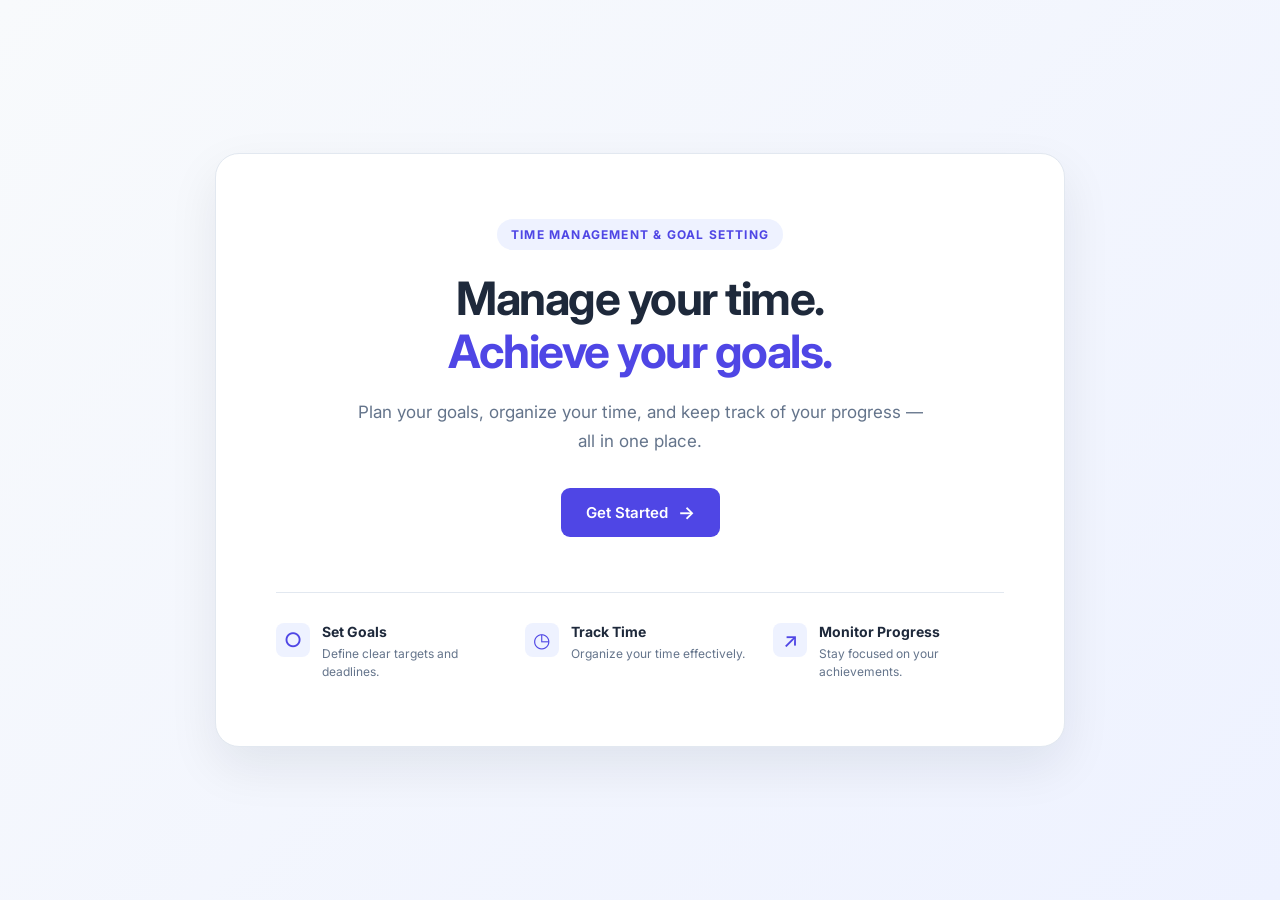
<file: frontend/html/index.html>
<!DOCTYPE html>
<html lang="en">

<head>
    <meta charset="UTF-8">
    <meta name="viewport" content="width=device-width, initial-scale=1.0">

    <title>Time Management & Goal Setting</title>

    <link rel="preconnect" href="https://fonts.googleapis.com">
    <link rel="preconnect" href="https://fonts.gstatic.com" crossorigin>

    <link href="https://fonts.googleapis.com/css2?family=Inter:wght@400;500;600;700&display=swap" rel="stylesheet">

    <link rel="stylesheet" href="../css/style.css">
</head>

<body class="home-page">

    <main class="home-container">

        <div class="home-badge">
            TIME MANAGEMENT & GOAL SETTING
        </div>

        <h1>
            Manage your time.<br>
            <span>Achieve your goals.</span>
        </h1>

        <p class="home-description">
            Plan your goals, organize your time, and keep track
            of your progress — all in one place.
        </p>

        <a href="login.html" class="login-button">
            Get Started <span>→</span>
        </a>

        <div class="home-features">

            <div class="feature">
                <div class="feature-symbol">○</div>

                <div>
                    <h3>Set Goals</h3>
                    <p>Define clear targets and deadlines.</p>
                </div>
            </div>

            <div class="feature">
                <div class="feature-symbol">◷</div>

                <div>
                    <h3>Track Time</h3>
                    <p>Organize your time effectively.</p>
                </div>
            </div>

            <div class="feature">
                <div class="feature-symbol">↗</div>

                <div>
                    <h3>Monitor Progress</h3>
                    <p>Stay focused on your achievements.</p>
                </div>
            </div>

        </div>

    </main>

</body>

</html>
</file>
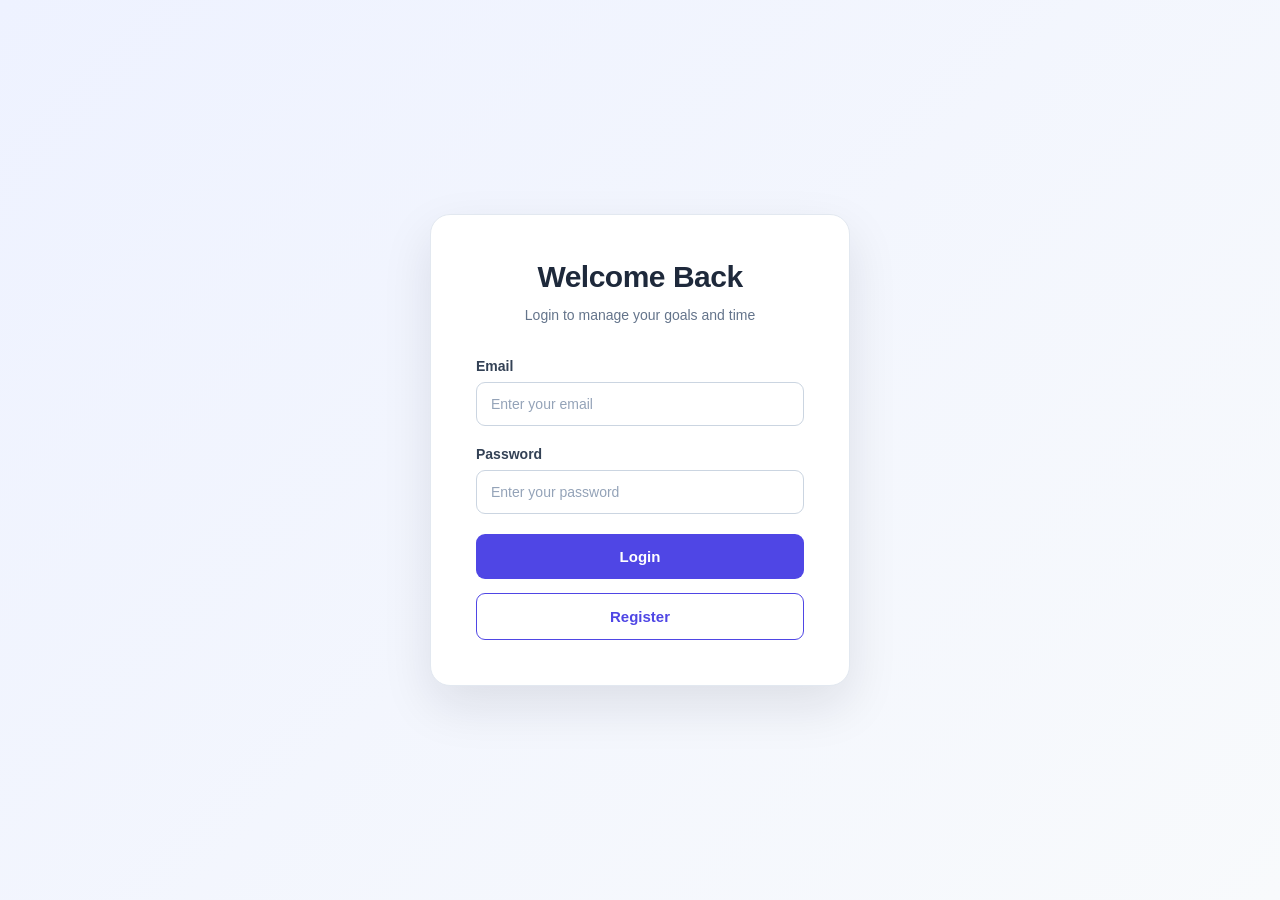
<file: frontend/html/dashboard.html>
<!DOCTYPE html>
<html lang="en">

<head>
    <meta charset="UTF-8">
    <meta name="viewport" content="width=device-width, initial-scale=1.0">

    <title>Dashboard | Time Management Tool</title>

    <link rel="stylesheet" href="../css/dashboard.css">
</head>

<body>

    <div class="dashboard-container">

        <!-- SIDEBAR -->
        <aside class="sidebar">

            <h2>Time Management Tool</h2>

            <nav>
                <ul>

                    <li>
                        <a href="dashboard.html">Dashboard</a>
                    </li>

                    <li>
                        <a href="goals.html">My Goals</a>
                    </li>

                    <li>
                        <a href="time-tracking.html">Time Tracking</a>
                    </li>

                    <li>
                        <a href="progress.html">Progress</a>
                    </li>

                    <li>
                        <a href="profile.html">Profile</a>
                    </li>

                    <li>
                        <a href="#" id="logoutBtn">Logout</a>
                    </li>

                </ul>
            </nav>

        </aside>


        <!-- MAIN CONTENT -->
        <main class="main-content">

            <!-- HEADER -->
            <header class="dashboard-header">

                <div>
                    <h1>Dashboard</h1>
                    <p id="welcomeMessage">Welcome back!</p>
                </div>

                <div>
                    <p id="todayDate"></p>
                </div>

            </header>


            <!-- WELCOME -->
            <section class="welcome-section">

                <h2>Stay focused and achieve your goals.</h2>

                <p>
                    Manage your goals, track your time, and monitor
                    your progress from one place.
                </p>

            </section>


            <!-- SUMMARY -->
            <section class="summary-section">

                <h2>Overview</h2>

                <div class="summary-cards">

                    <div class="summary-card">
                        <h3>Total Goals</h3>
                        <p id="totalGoals">0</p>
                        <span>Goals created</span>
                    </div>

                    <div class="summary-card">
                        <h3>Completed</h3>
                        <p id="completedGoals">0</p>
                        <span>Goals completed</span>
                    </div>

                    <div class="summary-card">
                        <h3>Time Tracked</h3>
                        <p id="totalTime">0 hrs</p>
                        <span>Total time</span>
                    </div>

                    <div class="summary-card">
                        <h3>Progress</h3>
                        <p id="overallProgress">0%</p>
                        <span>Overall progress</span>
                    </div>

                </div>

            </section>


            <!-- QUICK ACTIONS -->
            <section class="quick-actions">

                <h2>Quick Actions</h2>

                <div class="quick-action-buttons">

                    <button type="button" id="addGoalBtn">
                        + Add Goal
                    </button>

                    <button type="button" id="logTimeBtn">
                        + Log Time
                    </button>

                    <button type="button" id="viewProgressBtn">
                        View Progress
                    </button>

                </div>

            </section>


            <!-- ADD GOAL FORM -->
            <section id="goalFormSection" class="form-section" hidden>

                <h2>Add New Goal</h2>

                <form id="goalForm">

                    <div>
                        <label for="goalName">Goal Name</label>
                        <input type="text" id="goalName" required placeholder="Enter goal name">
                    </div>

                    <div>
                        <label for="goalDescription">Description</label>
                        <textarea id="goalDescription" placeholder="Enter description"></textarea>
                    </div>

                    <div>
                        <label for="goalTarget">Target</label>
                        <input type="number" id="goalTarget" step="0.01" required placeholder="Enter target">
                    </div>

                    <div>
                        <label for="goalDeadline">Deadline</label>
                        <input type="date" id="goalDeadline" required>
                    </div>

                    <button type="submit">
                        Create Goal
                    </button>

                    <button type="button" id="cancelGoalBtn">
                        Cancel
                    </button>

                </form>

            </section>


            <!-- LOG TIME FORM -->
            <section id="timeFormSection" class="form-section" hidden>

                <h2>Log Time</h2>

                <form id="timeForm">

                    <div>
                        <label for="timeGoal">Goal</label>

                        <select id="timeGoal" required>
                            <option value="">Select Goal</option>
                        </select>

                    </div>

                    <div>
                        <label for="startTime">Start Time</label>

                        <input type="datetime-local" id="startTime" required>
                    </div>

                    <div>
                        <label for="endTime">End Time</label>

                        <input type="datetime-local" id="endTime" required>
                    </div>

                    <button type="submit">
                        Save Time
                    </button>

                    <button type="button" id="cancelTimeBtn">
                        Cancel
                    </button>

                </form>

            </section>


            <!-- MY GOALS -->
            <section class="goals-section">

                <div class="section-header">

                    <h2>My Goals</h2>

                    <button type="button" id="addGoalBtn2">
                        + Add Goal
                    </button>

                </div>

                <table>

                    <thead>

                        <tr>
                            <th>Goal</th>
                            <th>Target</th>
                            <th>Deadline</th>
                            <th>Progress</th>
                            <th>Status</th>
                        </tr>

                    </thead>

                    <tbody id="goalsTableBody">

                    </tbody>

                </table>

            </section>


            <!-- TIME TRACKING -->
            <section class="time-section">

                <div class="section-header">

                    <h2>Recent Time Logs</h2>

                    <button type="button" id="logTimeBtn2">
                        + Log Time
                    </button>

                </div>

                <table>

                    <thead>

                        <tr>
                            <th>Goal</th>
                            <th>Date</th>
                            <th>Start Time</th>
                            <th>End Time</th>
                            <th>Duration</th>
                        </tr>

                    </thead>

                    <tbody id="timeTableBody">

                    </tbody>

                </table>

            </section>


            <!-- PROGRESS -->
            <section class="progress-section">

                <div class="section-header">

                    <h2>Goal Progress</h2>

                    <button type="button" id="updateProgressBtn">
                        Update Progress
                    </button>

                </div>

                <div id="progressContainer"></div>

            </section>


            <!-- UPCOMING DEADLINES -->
            <section class="deadlines-section">

                <h2>Upcoming Deadlines</h2>

                <div id="deadlinesContainer">
                </div>

            </section>


            <!-- RECENT ACTIVITY -->
            <section class="activity-section">

                <h2>Recent Activity</h2>

                <ul id="activityList">
                </ul>

            </section>

        </main>

    </div>


    <script src="../js/dashboard.js"></script>

</body>

</html>
</file>
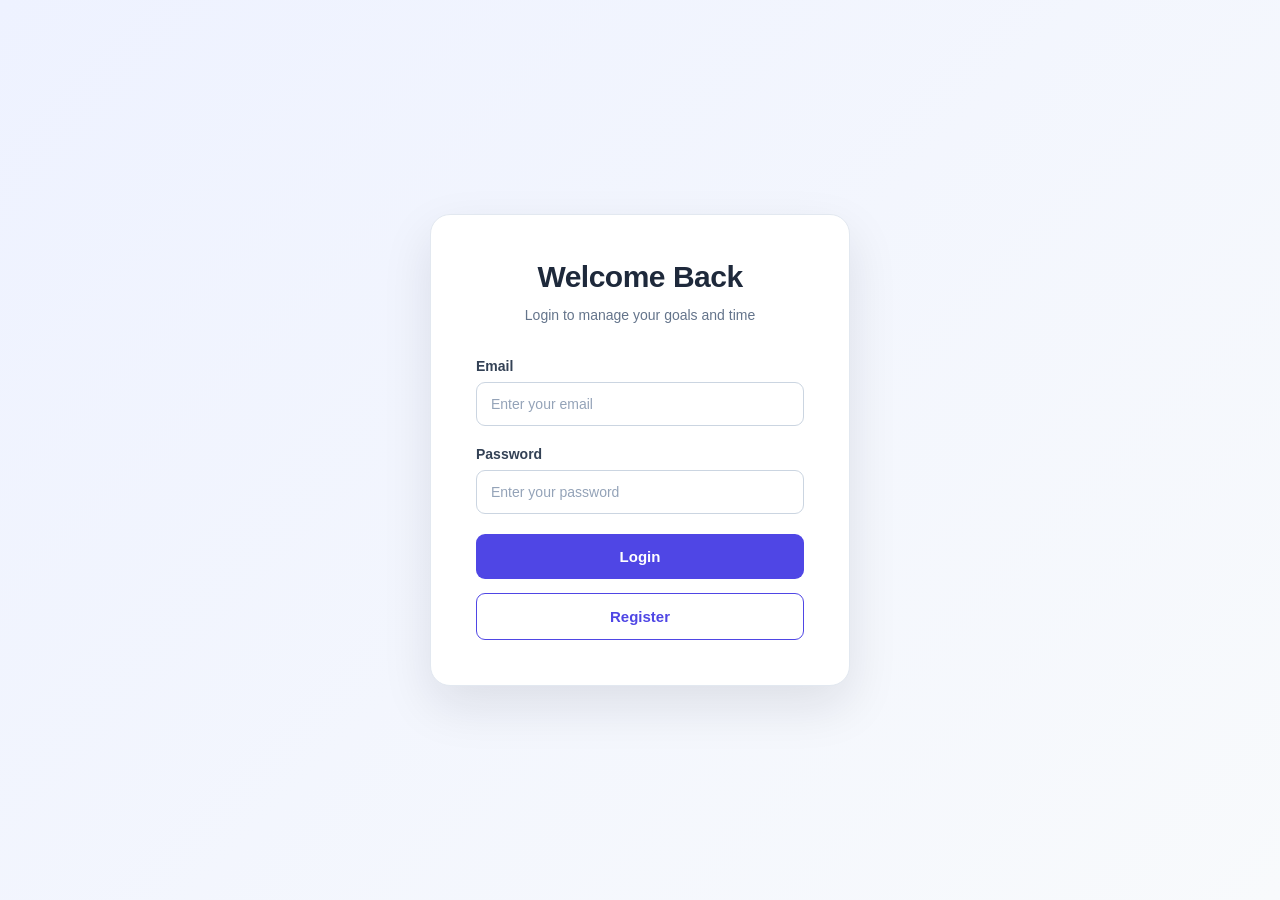
<file: frontend/html/goals.html>
<!DOCTYPE html>
<html lang="en">

<head>
    <meta charset="UTF-8">
    <meta name="viewport" content="width=device-width, initial-scale=1.0">

    <title>My Goals | TimeTrack</title>

    <link rel="stylesheet" href="https://cdnjs.cloudflare.com/ajax/libs/font-awesome/6.5.2/css/all.min.css">

    <link rel="stylesheet" href="../css/goals.css">
</head>

<body>

    <div class="app">

        <!-- ================= SIDEBAR ================= -->
        <aside class="sidebar">

            <div class="brand">
                <div class="brand-icon">
                    <i class="fa-solid fa-clock"></i>
                </div>

                <div>
                    <h2>TimeTrack</h2>
                    <span>Goal & Time Manager</span>
                </div>
            </div>

            <div class="menu-title">MAIN MENU</div>

            <nav class="navigation">

                <a href="dashboard.html" class="nav-item">
                    <i class="fa-solid fa-grid-2"></i>
                    <span>Dashboard</span>
                </a>

                <a href="goals.html" class="nav-item active">
                    <i class="fa-solid fa-bullseye"></i>
                    <span>My Goals</span>
                </a>

                <a href="time-tracking.html" class="nav-item">
                    <i class="fa-solid fa-stopwatch"></i>
                    <span>Time Tracking</span>
                </a>

                <a href="progress.html" class="nav-item">
                    <i class="fa-solid fa-chart-line"></i>
                    <span>Progress</span>
                </a>

                <a href="profile.html" class="nav-item">
                    <i class="fa-solid fa-user"></i>
                    <span>Profile</span>
                </a>

            </nav>

            <div class="sidebar-bottom">

                <a href="index.html" class="nav-item logout">
                    <i class="fa-solid fa-right-from-bracket"></i>
                    <span>Logout</span>
                </a>

            </div>

        </aside>


        <!-- ================= MAIN ================= -->
        <main class="main-content">

            <!-- HEADER -->
            <header class="top-header">

                <div>
                    <h1>My Goals</h1>
                    <p>Set clear goals and stay focused on what matters.</p>
                </div>

                <div class="header-right">

                    <button class="notification">
                        <i class="fa-regular fa-bell"></i>
                        <span></span>
                    </button>

                    <div class="profile-mini">
                        <div class="avatar">P</div>

                        <div>
                            <strong>Palak</strong>
                            <small>User</small>
                        </div>
                    </div>

                </div>

            </header>


            <!-- ================= STATS ================= -->
            <section class="stats-grid">

                <div class="stat-card">
                    <div class="stat-icon purple">
                        <i class="fa-solid fa-bullseye"></i>
                    </div>

                    <div>
                        <span>Total Goals</span>
                        <h3>08</h3>
                    </div>
                </div>


                <div class="stat-card">
                    <div class="stat-icon blue">
                        <i class="fa-solid fa-spinner"></i>
                    </div>

                    <div>
                        <span>Active Goals</span>
                        <h3>04</h3>
                    </div>
                </div>


                <div class="stat-card">
                    <div class="stat-icon green">
                        <i class="fa-solid fa-circle-check"></i>
                    </div>

                    <div>
                        <span>Completed</span>
                        <h3>03</h3>
                    </div>
                </div>


                <div class="stat-card">
                    <div class="stat-icon orange">
                        <i class="fa-solid fa-calendar-day"></i>
                    </div>

                    <div>
                        <span>Due Soon</span>
                        <h3>02</h3>
                    </div>
                </div>

            </section>


            <!-- ================= MAIN GRID ================= -->
            <section class="goal-layout">

                <!-- CREATE GOAL -->
                <div class="card create-card">

                    <div class="card-heading">
                        <div>
                            <h2>Create New Goal</h2>
                            <p>Define a goal and start working towards it.</p>
                        </div>

                        <i class="fa-solid fa-plus"></i>
                    </div>


                    <form id="createGoalForm">

                        <div class="form-group">
                            <label>Goal Name</label>
                            <input type="text" id="goalName" name="goalName" placeholder="e.g. Complete Java Project"
                                required>
                        </div>


                        <div class="form-group">
                            <label>Description</label>

                            <textarea id="description" name="description" rows="3" placeholder="Describe your goal..."
                                required></textarea>
                        </div>


                        <div class="form-row">

                            <div class="form-group">
                                <label>Goal Type</label>

                                <select>
                                    <option>Academic</option>
                                    <option>Personal</option>
                                    <option>Fitness</option>
                                    <option>Career</option>
                                    <option>Other</option>
                                </select>
                            </div>


                            <div class="form-group">
                                <label>Priority</label>

                                <select>
                                    <option>High</option>
                                    <option>Medium</option>
                                    <option>Low</option>
                                </select>
                            </div>

                        </div>


                        <div class="form-row">

                            <div class="form-group">
                                <label>Target</label>

                                <input type="number" id="target" name="target" min="0" step="any" placeholder="e.g. 100"
                                    required>
                            </div>


                            <div class="form-group">
                                <label>Deadline</label>

                                <input type="date" id="deadline" name="deadline" required>
                            </div>

                        </div>


                        <div class="form-group">
                            <label>Expected Time</label>

                            <input type="text" placeholder="e.g. 20 hours">
                        </div>


                        <button type="submit" class="create-btn">
                            <i class="fa-solid fa-plus"></i>
                            Create Goal
                        </button>

                    </form>

                </div>


                <!-- TIPS -->
                <div class="card tips-card">

                    <div class="card-heading">
                        <div>
                            <h2>Goal Planning</h2>
                            <p>Small improvements lead to bigger results.</p>
                        </div>
                    </div>


                    <div class="tip-list">

                        <div class="tip">
                            <div class="tip-icon">
                                <i class="fa-solid fa-bullseye"></i>
                            </div>

                            <div>
                                <strong>Be Specific</strong>
                                <p>
                                    Define exactly what you want to accomplish.
                                </p>
                            </div>
                        </div>


                        <div class="tip">
                            <div class="tip-icon">
                                <i class="fa-solid fa-calendar-check"></i>
                            </div>

                            <div>
                                <strong>Set a Deadline</strong>
                                <p>
                                    Give every goal a realistic completion date.
                                </p>
                            </div>
                        </div>


                        <div class="tip">
                            <div class="tip-icon">
                                <i class="fa-solid fa-chart-line"></i>
                            </div>

                            <div>
                                <strong>Track Progress</strong>
                                <p>
                                    Review your progress regularly and stay consistent.
                                </p>
                            </div>
                        </div>

                    </div>

                </div>

            </section>


            <!-- ================= GOALS TABLE ================= -->
            <section class="card goals-section">

                <div class="section-header">

                    <div>
                        <h2>Current Goals</h2>
                        <p>Track and manage your active goals.</p>
                    </div>

                    <button class="view-btn">
                        View All
                        <i class="fa-solid fa-arrow-right"></i>
                    </button>

                </div>


                <div class="table-wrapper">

                    <table>

                        <thead>
                            <tr>
                                <th>GOAL</th>
                                <th>TYPE</th>
                                <th>PROGRESS</th>
                                <th>DEADLINE</th>
                                <th>STATUS</th>
                                <th>ACTION</th>
                            </tr>
                        </thead>

                        <tbody>

                            <tr>

                                <td>
                                    <div class="goal-title">
                                        <strong>Complete Java Project</strong>
                                        <span>Build the complete web application</span>
                                    </div>
                                </td>

                                <td>
                                    <span class="type-badge">Academic</span>
                                </td>

                                <td>

                                    <div class="progress-info">
                                        <span>78%</span>
                                    </div>

                                    <div class="progress-bar">
                                        <div style="width:78%"></div>
                                    </div>

                                </td>

                                <td>
                                    <strong>15 Oct 2026</strong>
                                </td>

                                <td>
                                    <span class="status active-status">
                                        Active
                                    </span>
                                </td>

                                <td>
                                    <div class="actions">
                                        <button>
                                            <i class="fa-solid fa-pen"></i>
                                        </button>

                                        <button>
                                            <i class="fa-solid fa-trash"></i>
                                        </button>
                                    </div>
                                </td>

                            </tr>


                            <tr>

                                <td>
                                    <div class="goal-title">
                                        <strong>Learn JavaScript</strong>
                                        <span>Improve frontend development skills</span>
                                    </div>
                                </td>

                                <td>
                                    <span class="type-badge">Career</span>
                                </td>

                                <td>

                                    <div class="progress-info">
                                        <span>62%</span>
                                    </div>

                                    <div class="progress-bar">
                                        <div style="width:62%"></div>
                                    </div>

                                </td>

                                <td>
                                    <strong>22 Oct 2026</strong>
                                </td>

                                <td>
                                    <span class="status active-status">
                                        Active
                                    </span>
                                </td>

                                <td>
                                    <div class="actions">
                                        <button>
                                            <i class="fa-solid fa-pen"></i>
                                        </button>

                                        <button>
                                            <i class="fa-solid fa-trash"></i>
                                        </button>
                                    </div>
                                </td>

                            </tr>


                            <tr>

                                <td>
                                    <div class="goal-title">
                                        <strong>Daily Exercise</strong>
                                        <span>Maintain a consistent workout routine</span>
                                    </div>
                                </td>

                                <td>
                                    <span class="type-badge">Fitness</span>
                                </td>

                                <td>

                                    <div class="progress-info">
                                        <span>100%</span>
                                    </div>

                                    <div class="progress-bar">
                                        <div style="width:100%"></div>
                                    </div>

                                </td>

                                <td>
                                    <strong>Completed</strong>
                                </td>

                                <td>
                                    <span class="status completed-status">
                                        Completed
                                    </span>
                                </td>

                                <td>
                                    <div class="actions">
                                        <button>
                                            <i class="fa-solid fa-eye"></i>
                                        </button>
                                    </div>
                                </td>

                            </tr>

                        </tbody>

                    </table>

                </div>

            </section>


            <!-- ================= UPCOMING ================= -->
            <section class="card deadlines">

                <div class="section-header">

                    <div>
                        <h2>Upcoming Deadlines</h2>
                        <p>Stay ahead of your upcoming targets.</p>
                    </div>

                </div>


                <div class="deadline-grid">

                    <div class="deadline">

                        <div class="deadline-date">
                            <strong>15</strong>
                            <span>OCT</span>
                        </div>

                        <div>
                            <strong>Complete Java Project</strong>
                            <p>7 days remaining</p>
                        </div>

                        <span class="priority high">
                            High
                        </span>

                    </div>


                    <div class="deadline">

                        <div class="deadline-date">
                            <strong>22</strong>
                            <span>OCT</span>
                        </div>

                        <div>
                            <strong>Learn JavaScript</strong>
                            <p>14 days remaining</p>
                        </div>

                        <span class="priority medium">
                            Medium
                        </span>

                    </div>


                    <div class="deadline">

                        <div class="deadline-date">
                            <strong>30</strong>
                            <span>OCT</span>
                        </div>

                        <div>
                            <strong>Read 5 Books</strong>
                            <p>22 days remaining</p>
                        </div>

                        <span class="priority low">
                            Low
                        </span>

                    </div>

                </div>

            </section>


            <footer>
                © 2026 TimeTrack · Time Management & Goal Setting Tool
            </footer>

        </main>

    </div>

    <script src="../js/user-header.js"></script>
    <script src="../js/goals.js"></script>

</body>

</html>
</file>
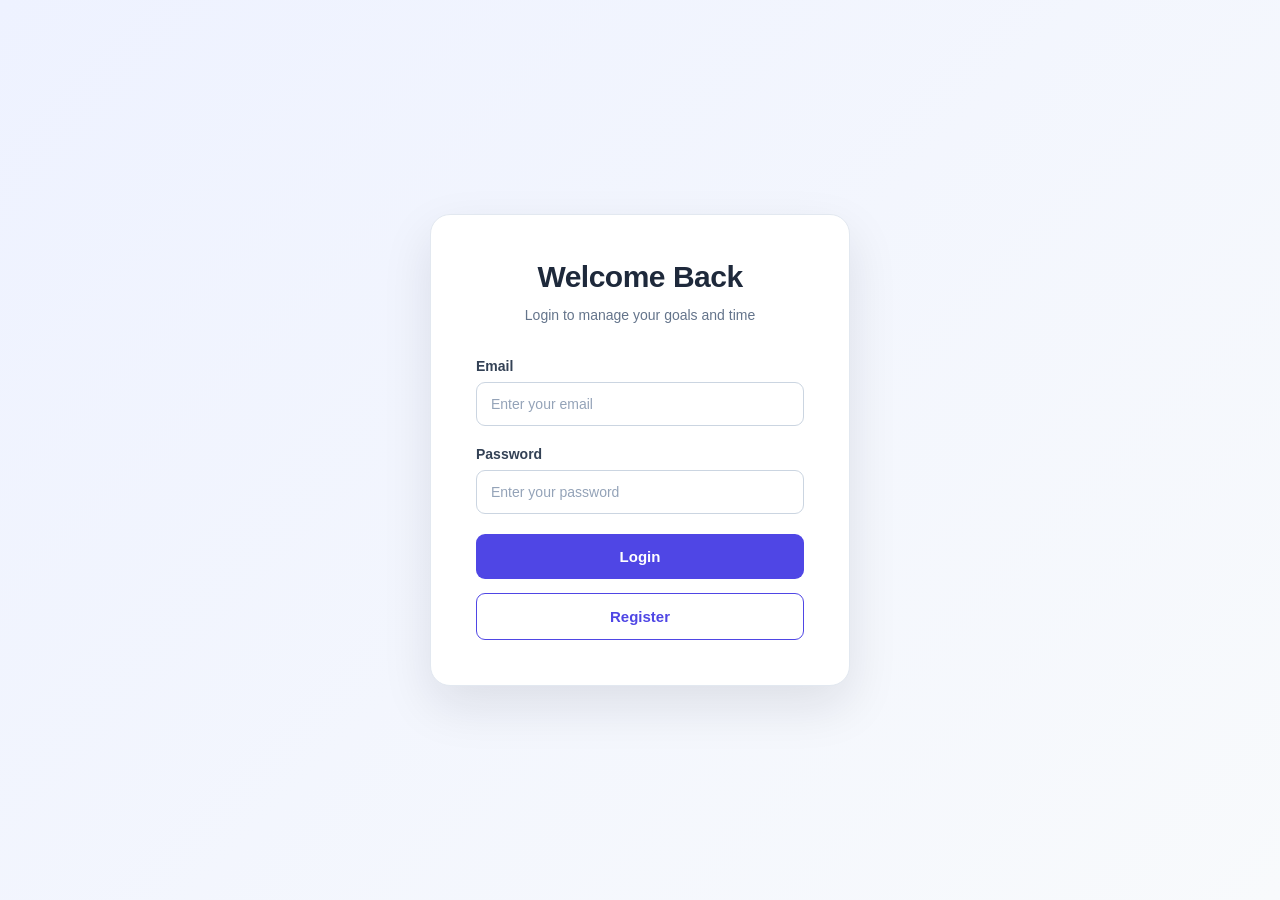
<file: frontend/html/login.html>
<!DOCTYPE html>
<html lang="en">

<head>
    <meta charset="UTF-8">
    <meta name="viewport" content="width=device-width, initial-scale=1.0">

    <title>Login | Time Management Tool</title>

    <link rel="stylesheet" href="../css/style.css">
</head>

<body class="login-page">

    <div class="login-container">

        <h2>Welcome Back</h2>

        <p>Login to manage your goals and time</p>

        <form action="#" method="post">

            <div class="form-group">
                <label for="email">Email</label>
                <input type="email" id="email" placeholder="Enter your email" required>
            </div>

            <div class="form-group">
                <label for="password">Password</label>
                <input type="password" id="password" placeholder="Enter your password" required>
            </div>

            <button type="submit" class="login-btn">Login</button>

            <button type="button" class="register-btn" onclick="window.location.href='register.html'">
                Register
            </button>

        </form>

    </div>

    <script src="../js/login.js"></script>

</body>

</html>
</file>
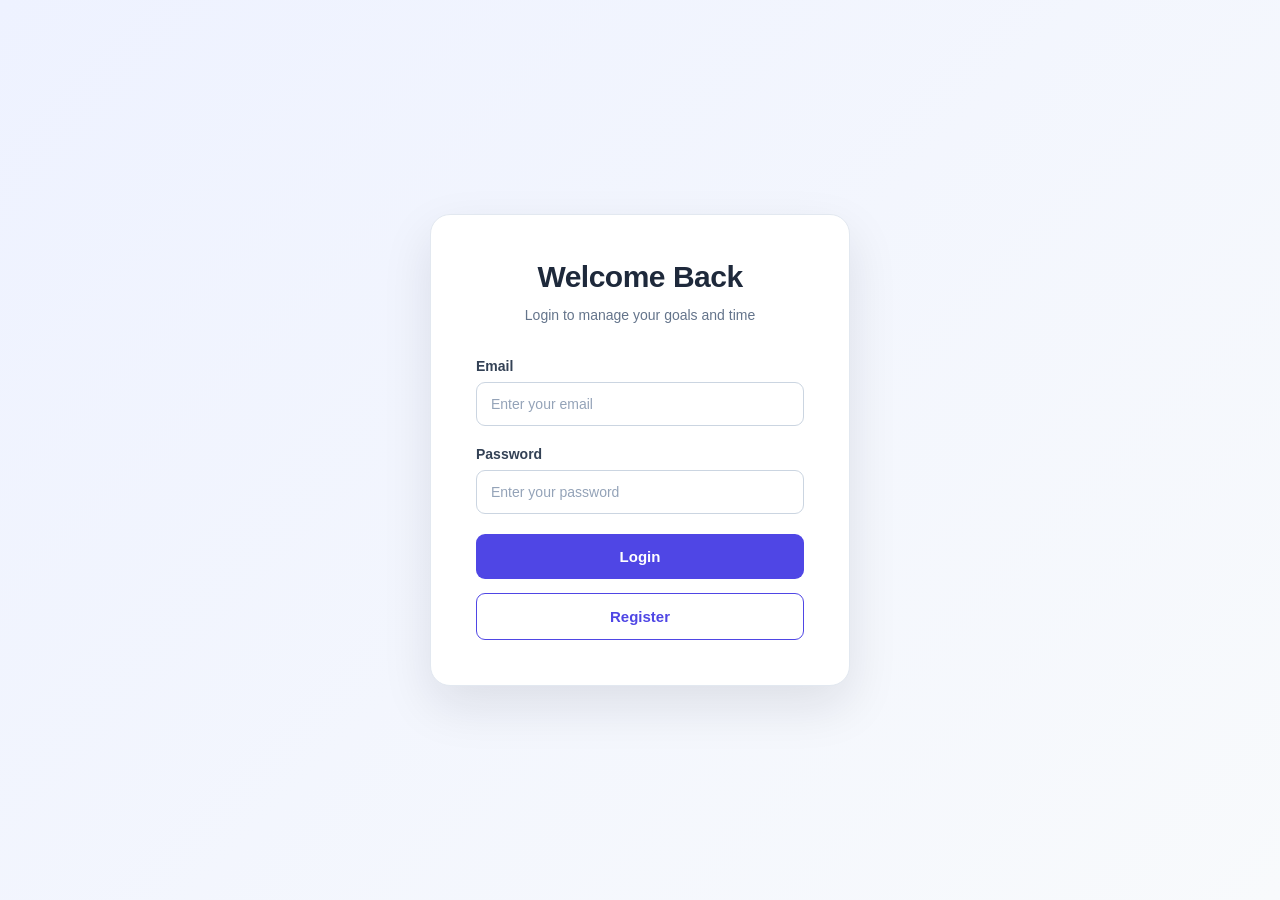
<file: frontend/html/profile.html>
<!DOCTYPE html>
<html lang="en">

<head>

    <meta charset="UTF-8">

    <meta name="viewport" content="width=device-width, initial-scale=1.0">

    <title>My Profile | Time Management Tool</title>

    <link rel="stylesheet" href="../css/profile.css">

</head>


<body>


    <div class="page-container">


        <!-- =========================================
         SIDEBAR
    ========================================== -->

        <aside class="sidebar">

            <div class="sidebar-brand">

                <div class="brand-icon"></div>

                <h2>
                    Time Management
                </h2>

            </div>


            <nav>

                <ul>

                    <li>
                        <a href="dashboard.html">
                            <span></span>
                            Dashboard
                        </a>
                    </li>


                    <li>
                        <a href="goals.html">
                            <span></span>
                            My Goals
                        </a>
                    </li>


                    <li>
                        <a href="time-tracking.html">
                            <span></span>
                            Time Tracking
                        </a>
                    </li>


                    <li>
                        <a href="progress.html">
                            <span></span>
                            Progress
                        </a>
                    </li>


                    <li>
                        <a href="profile.html" class="active">
                            <span></span>
                            Profile
                        </a>
                    </li>


                    <li class="logout-item">

                        <a href="login.html" id="logoutBtn">
                            <span></span>
                            Logout
                        </a>

                    </li>

                </ul>

            </nav>

        </aside>



        <!-- =========================================
         MAIN CONTENT
    ========================================== -->

        <main class="main-content">


            <!-- =========================================
             PAGE HEADER
        ========================================== -->

            <header class="page-header">

                <div>

                    <p class="page-label">
                        ACCOUNT
                    </p>

                    <h1>
                        My Profile
                    </h1>

                    <p class="page-subtitle">
                        Manage your personal information, productivity
                        preferences, and account security.
                    </p>

                </div>


                <div class="header-date">

                    <span></span>

                    <div>

                        <small>
                            Today
                        </small>

                        <strong id="todayDate">
                            Loading...
                        </strong>

                    </div>

                </div>

            </header>



            <!-- =========================================
             PROFILE HERO
        ========================================== -->

            <section class="profile-hero">


                <div class="profile-main">


                    <div class="avatar" id="profileAvatar">
                        U
                    </div>


                    <div class="profile-introduction">

                        <span class="profile-badge">
                            Active User
                        </span>

                        <h2 id="profileName">
                            Loading...
                        </h2>

                        <p id="profileEmail">
                            Loading...
                        </p>

                        <span class="member-since" id="memberSince">
                            Member since -
                        </span>

                    </div>

                </div>


                <div class="profile-role">

                    <span>
                        ACCOUNT TYPE
                    </span>

                    <strong id="profileRole">
                        User
                    </strong>

                    <small>
                        Personal productivity account
                    </small>

                </div>


            </section>



            <!-- =========================================
             PRODUCTIVITY OVERVIEW
        ========================================== -->

            <section class="section-block">

                <div class="section-title">

                    <div>

                        <span class="section-label">
                            OVERVIEW
                        </span>

                        <h2>
                            Your Productivity
                        </h2>

                        <p>
                            A quick look at your current productivity
                            and goal-management activity.
                        </p>

                    </div>

                </div>


                <div class="statistics-grid">


                    <!-- TOTAL GOALS -->

                    <div class="stat-card">

                        <div class="stat-icon blue"></div>

                        <div>

                            <span>
                                Total Goals
                            </span>

                            <strong id="totalGoals">
                                0
                            </strong>

                            <small>
                                Goals created
                            </small>

                        </div>

                    </div>


                    <!-- COMPLETED -->

                    <div class="stat-card">

                        <div class="stat-icon green"></div>

                        <div>

                            <span>
                                Completed
                            </span>

                            <strong id="completedGoals">
                                0
                            </strong>

                            <small>
                                Goals achieved
                            </small>

                        </div>

                    </div>


                    <!-- TIME -->

                    <div class="stat-card">

                        <div class="stat-icon purple"></div>

                        <div>

                            <span>
                                Time Tracked
                            </span>

                            <strong id="timeTracked">
                                0h 0m
                            </strong>

                            <small>
                                Total tracked time
                            </small>

                        </div>

                    </div>


                    <!-- PROGRESS -->

                    <div class="stat-card">

                        <div class="stat-icon orange"></div>

                        <div>

                            <span>
                                Overall Progress
                            </span>

                            <strong id="overallProgress">
                                0%
                            </strong>

                            <small>
                                Current achievement
                            </small>

                        </div>

                    </div>


                </div>

            </section>



            <!-- =========================================
             PROFILE INFORMATION + PRODUCTIVITY
        ========================================== -->

            <div class="content-grid">


                <!-- =====================================
                 PERSONAL INFORMATION
            ====================================== -->

                <section class="card">

                    <div class="card-header">

                        <div>

                            <span class="section-label">
                                PERSONAL
                            </span>

                            <h2>
                                Personal Information
                            </h2>

                        </div>

                    </div>


                    <form id="profileForm">


                        <div class="form-row">


                            <div class="form-group">

                                <label for="fullName">
                                    Full Name
                                </label>

                                <input type="text" id="fullName" readonly>

                            </div>


                            <div class="form-group">

                                <label for="email">
                                    Email Address
                                </label>

                                <input type="email" id="email" readonly>

                            </div>


                        </div>



                        <div class="form-row">


                            <div class="form-group">

                                <label for="phone">
                                    Phone Number
                                </label>

                                <input type="tel" id="phone" placeholder="Not available" disabled>

                            </div>


                            <div class="form-group">

                                <label for="occupation">
                                    Occupation / Role
                                </label>

                                <input type="text" id="occupation" value="User" readonly>

                            </div>


                        </div>



                        <div class="form-group">

                            <label for="bio">
                                About Me
                            </label>

                            <textarea id="bio" rows="4"
                                placeholder="Profile information is not stored in the current database."
                                disabled></textarea>

                        </div>


                    </form>

                </section>



                <!-- =====================================
                 PRODUCTIVITY PROFILE
            ====================================== -->

                <section class="card productivity-profile">

                    <div class="card-header">

                        <div>

                            <span class="section-label">
                                PRODUCTIVITY
                            </span>

                            <h2>
                                Your Activity
                            </h2>

                        </div>

                    </div>


                    <div class="activity-item">

                        <div class="activity-icon"></div>

                        <div>

                            <strong>
                                Active Goals
                            </strong>

                            <p id="activeGoalsText">
                                0 goals currently in progress
                            </p>

                        </div>

                    </div>


                    <div class="activity-item">

                        <div class="activity-icon"></div>

                        <div>

                            <strong>
                                Time Tracked
                            </strong>

                            <p id="timeTrackedText">
                                0 hours tracked
                            </p>

                        </div>

                    </div>


                    <div class="activity-item">

                        <div class="activity-icon"></div>

                        <div>

                            <strong>
                                Progress
                            </strong>

                            <p id="progressText">
                                Overall goal progress is 0%
                            </p>

                        </div>

                    </div>


                    <div class="activity-item">

                        <div class="activity-icon"></div>

                        <div>

                            <strong>
                                Completed Goals
                            </strong>

                            <p id="completedText">
                                0 goals completed
                            </p>

                        </div>

                    </div>


                    <div class="progress-summary">

                        <div class="progress-heading">

                            <span>
                                Goal Completion
                            </span>

                            <strong id="profileProgressPercentage">
                                0%
                            </strong>

                        </div>


                        <div class="profile-progress">

                            <div class="profile-progress-fill" id="profileProgressFill" style="width: 0%;"></div>

                        </div>

                        <small id="progressMessage">
                            Create goals to start tracking your progress.
                        </small>

                    </div>

                </section>


            </div>



            <!-- =========================================
             GOAL PREFERENCES
        ========================================== -->

            <section class="card preferences-card">

                <div class="card-header">

                    <div>

                        <span class="section-label">
                            PREFERENCES
                        </span>

                        <h2>
                            Goal & Time Preferences
                        </h2>

                        <p>
                            These preferences are currently visual settings
                            and are not stored in the database.
                        </p>

                    </div>

                </div>


                <div class="preference-grid">


                    <div class="preference-item">

                        <div class="preference-icon"></div>

                        <div>

                            <h3>
                                Default Goal Type
                            </h3>

                            <p>
                                Choose the type of goals you
                                create most frequently.
                            </p>

                        </div>

                        <select>

                            <option>
                                Personal
                            </option>

                            <option>
                                Academic
                            </option>

                            <option>
                                Career
                            </option>

                            <option>
                                Fitness
                            </option>

                            <option>
                                Project
                            </option>

                        </select>

                    </div>



                    <div class="preference-item">

                        <div class="preference-icon"></div>

                        <div>

                            <h3>
                                Daily Focus Target
                            </h3>

                            <p>
                                Set the amount of focused time
                                you want to achieve each day.
                            </p>

                        </div>

                        <select>

                            <option>
                                2 Hours
                            </option>

                            <option selected>
                                4 Hours
                            </option>

                            <option>
                                6 Hours
                            </option>

                            <option>
                                8 Hours
                            </option>

                        </select>

                    </div>



                    <div class="preference-item">

                        <div class="preference-icon"></div>

                        <div>

                            <h3>
                                Progress Updates
                            </h3>

                            <p>
                                Choose how frequently you
                                review your goal progress.
                            </p>

                        </div>

                        <select>

                            <option>
                                Daily
                            </option>

                            <option selected>
                                Weekly
                            </option>

                            <option>
                                Monthly
                            </option>

                        </select>

                    </div>


                </div>

            </section>



            <!-- =========================================
             SECURITY
        ========================================== -->

            <section class="card security-card">

                <div class="card-header">

                    <div>

                        <span class="section-label">
                            SECURITY
                        </span>

                        <h2>
                            Account Security
                        </h2>

                        <p>
                            Keep your account secure by regularly
                            reviewing your password and account activity.
                        </p>

                    </div>

                    <span class="security-status">
                        🛡 Secure
                    </span>

                </div>


                <div class="security-grid">


                    <div class="security-item">

                        <div class="security-icon"></div>

                        <div>

                            <h3>
                                Password
                            </h3>

                            <p>
                                Password management is handled through
                                the account system.
                            </p>

                        </div>

                    </div>



                    <div class="security-item">

                        <div class="security-icon"></div>

                        <div>

                            <h3>
                                Email Verification
                            </h3>

                            <p>
                                Email is stored as the user's account identifier.
                            </p>

                        </div>

                        <span class="verified">
                            ✓ Account
                        </span>

                    </div>


                </div>

            </section>



            <!-- =========================================
             ACCOUNT ACTIVITY
        ========================================== -->

            <section class="card">

                <div class="card-header">

                    <div>

                        <span class="section-label">
                            ACCOUNT
                        </span>

                        <h2>
                            Recent Account Activity
                        </h2>

                    </div>

                </div>


                <div class="account-activity">


                    <div class="activity-row">

                        <div class="activity-dot green-dot"></div>

                        <div>

                            <strong>
                                Profile loaded
                            </strong>

                            <p>
                                Your account information was loaded from the database.
                            </p>

                        </div>

                        <span>
                            Today
                        </span>

                    </div>



                    <div class="activity-row">

                        <div class="activity-dot blue-dot"></div>

                        <div>

                            <strong>
                                Goal activity
                            </strong>

                            <p>
                                Your current goals are reflected in the productivity statistics.
                            </p>

                        </div>

                        <span>
                            Current
                        </span>

                    </div>



                    <div class="activity-row">

                        <div class="activity-dot purple-dot"></div>

                        <div>

                            <strong>
                                Time tracking
                            </strong>

                            <p>
                                Your tracked time is included in the profile overview.
                            </p>

                        </div>

                        <span>
                            Current
                        </span>

                    </div>


                </div>

            </section>



            <!-- =========================================
             PRODUCTIVITY MESSAGE
        ========================================== -->

            <section class="productivity-message">

                <div class="message-icon"></div>

                <div>

                    <h2>
                        Keep building your productivity habits!
                    </h2>

                    <p>
                        Small improvements every day can lead to
                        meaningful progress over time. Keep setting
                        clear goals and tracking your time consistently.
                    </p>

                </div>

            </section>



            <!-- =========================================
             FOOTER
        ========================================== -->

            <footer class="page-footer">

                <p>
                    Time Management Tool • Manage your time.
                    Achieve your goals.
                </p>

            </footer>


        </main>

    </div>


    <!-- Profile JavaScript -->
    <script src="../js/profile.js"></script>

</body>

</html>
</file>
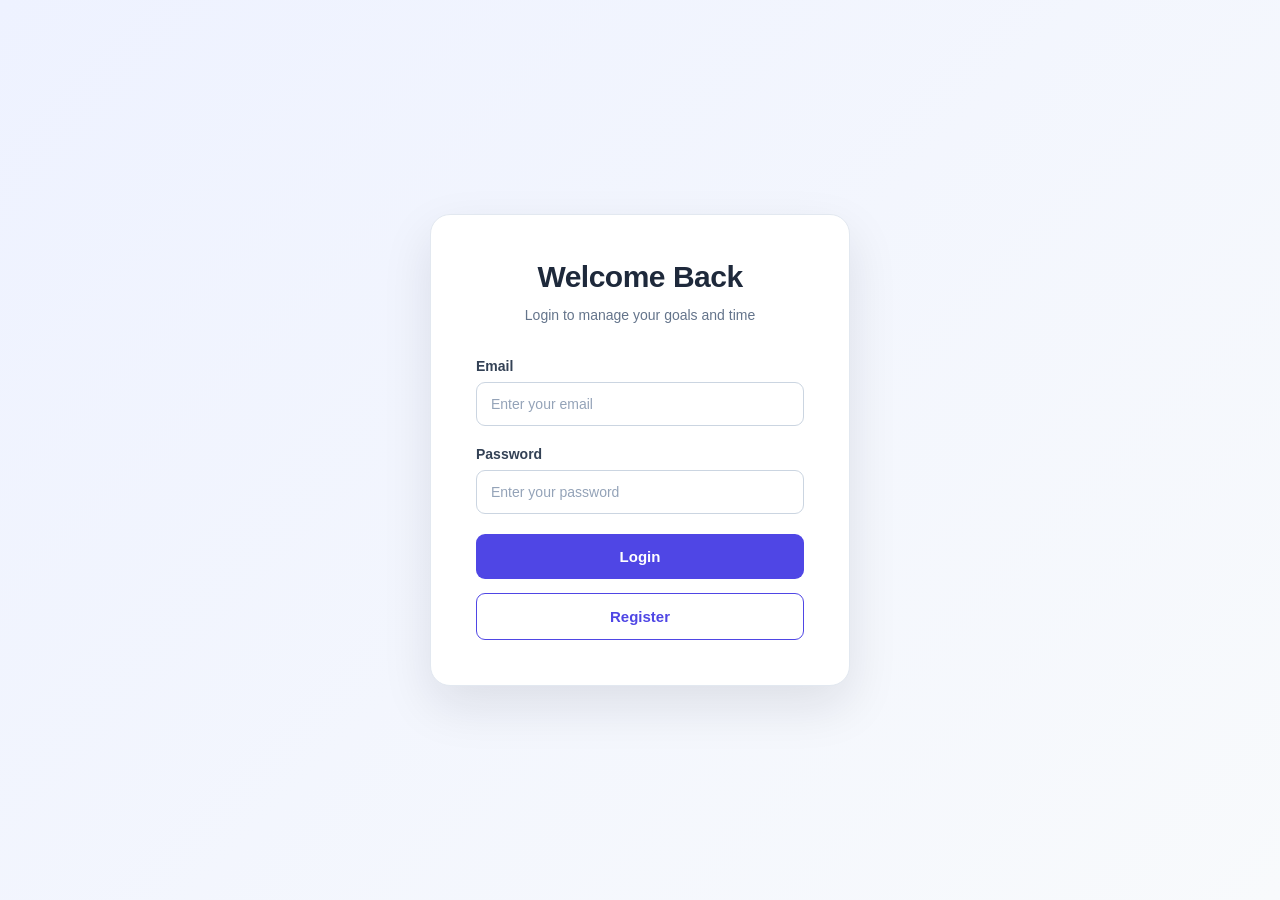
<file: frontend/html/progress.html>
<!DOCTYPE html>
<html lang="en">

<head>
    <meta charset="UTF-8">
    <meta name="viewport" content="width=device-width, initial-scale=1.0">

    <title>Progress Monitoring - Time Management & Goal Setting Tool</title>

    <link rel="stylesheet" href="../css/progress.css">

    <link rel="stylesheet" href="https://cdnjs.cloudflare.com/ajax/libs/font-awesome/6.5.1/css/all.min.css">
</head>

<body>

    <div class="app-container">

        <!-- ================= SIDEBAR ================= -->

        <aside class="sidebar">

            <div class="logo-section">

                <div class="logo-icon">
                    <i class="fas fa-clock"></i>
                </div>

                <div>
                    <h2>TimeTrack</h2>
                    <span>Goal Management</span>
                </div>

            </div>

            <nav class="sidebar-nav">

                <p class="nav-title">MAIN MENU</p>

                <a href="dashboard.html" class="nav-item">
                    <i class="fas fa-home"></i>
                    <span>Dashboard</span>
                </a>

                <a href="goals.html" class="nav-item">
                    <i class="fas fa-bullseye"></i>
                    <span>My Goals</span>
                </a>

                <a href="time-tracking.html" class="nav-item">
                    <i class="fas fa-stopwatch"></i>
                    <span>Time Tracking</span>
                </a>

                <a href="progress.html" class="nav-item active">
                    <i class="fas fa-chart-line"></i>
                    <span>Progress</span>
                </a>

                <p class="nav-title">ACCOUNT</p>

                <a href="profile.html" class="nav-item">
                    <i class="fas fa-user"></i>
                    <span>Profile</span>
                </a>

                <a href="login.html" class="nav-item logout">
                    <i class="fas fa-sign-out-alt"></i>
                    <span>Logout</span>
                </a>

            </nav>

            <div class="sidebar-bottom">

                <div class="productivity-box">

                    <i class="fas fa-lightbulb"></i>

                    <div>
                        <strong>Stay Consistent!</strong>

                        <p>
                            Small progress every day leads to big results.
                        </p>
                    </div>

                </div>

            </div>

        </aside>


        <!-- ================= MAIN CONTENT ================= -->

        <main class="main-content">

            <!-- ================= HEADER ================= -->

            <header class="top-header">

                <div>

                    <h1>Progress Monitoring</h1>

                    <p>
                        Track your goals and see how far you have come.
                    </p>

                </div>

                <div class="header-actions">

                    <button class="notification-btn">
                        <i class="fas fa-bell"></i>
                        <span class="notification-dot"></span>
                    </button>

                    <!-- Dynamic user profile -->

                    <div class="user-profile">

                        <div class="avatar">
                            U
                        </div>

                        <div class="user-info">

                            <strong>User</strong>

                            <span>USER</span>

                        </div>

                        <i class="fas fa-chevron-down"></i>

                    </div>

                </div>

            </header>


            <!-- ================= OVERALL PROGRESS ================= -->

            <section class="overall-section">

                <div class="section-heading">

                    <div>

                        <h2>Overall Progress</h2>

                        <p>
                            Your productivity overview across all goals.
                        </p>

                    </div>

                    <select class="period-select">

                        <option>This Week</option>
                        <option>This Month</option>
                        <option>Last 3 Months</option>
                        <option>This Year</option>

                    </select>

                </div>


                <!-- SUMMARY CARDS -->

                <div class="progress-summary">

                    <!-- TOTAL GOALS -->

                    <div class="summary-card">

                        <div class="summary-icon blue">
                            <i class="fas fa-bullseye"></i>
                        </div>

                        <div>

                            <span>Total Goals</span>

                            <h3 id="totalGoals">0</h3>

                            <small>
                                All active goals
                            </small>

                        </div>

                    </div>


                    <!-- COMPLETED -->

                    <div class="summary-card">

                        <div class="summary-icon green">
                            <i class="fas fa-check-circle"></i>
                        </div>

                        <div>

                            <span>Completed</span>

                            <h3 id="completedGoals">0</h3>

                            <small>
                                Goals completed
                            </small>

                        </div>

                    </div>


                    <!-- IN PROGRESS -->

                    <div class="summary-card">

                        <div class="summary-icon orange">
                            <i class="fas fa-spinner"></i>
                        </div>

                        <div>

                            <span>In Progress</span>

                            <h3 id="inProgressGoals">0</h3>

                            <small>
                                Currently active
                            </small>

                        </div>

                    </div>


                    <!-- AVERAGE -->

                    <div class="summary-card">

                        <div class="summary-icon purple">
                            <i class="fas fa-chart-pie"></i>
                        </div>

                        <div>

                            <span>Average Progress</span>

                            <h3 id="averageProgress">0%</h3>

                            <small>
                                Across all goals
                            </small>

                        </div>

                    </div>

                </div>

            </section>


            <!-- ================= PROGRESS OVERVIEW ================= -->

            <section class="content-grid">

                <!-- GOAL COMPLETION -->

                <div class="card progress-overview">

                    <div class="card-header">

                        <div>

                            <h2>Goal Completion</h2>

                            <p>
                                Overall completion percentage
                            </p>

                        </div>

                        <i class="fas fa-chart-pie header-icon"></i>

                    </div>


                    <div class="completion-container">

                        <div class="circle-progress">

                            <div class="circle-inner">

                                <strong id="completionPercentage">
                                    0%
                                </strong>

                                <span>
                                    Completed
                                </span>

                            </div>

                        </div>


                        <div class="completion-details">

                            <div class="completion-item">

                                <span>
                                    <i class="fas fa-circle completed-dot"></i>
                                    Completed
                                </span>

                                <strong id="completedCount">
                                    0 Goals
                                </strong>

                            </div>


                            <div class="completion-item">

                                <span>
                                    <i class="fas fa-circle progress-dot"></i>
                                    In Progress
                                </span>

                                <strong id="inProgressCount">
                                    0 Goals
                                </strong>

                            </div>


                            <div class="completion-item">

                                <span>
                                    <i class="fas fa-circle pending-dot"></i>
                                    Not Started
                                </span>

                                <strong id="notStartedCount">
                                    0 Goals
                                </strong>

                            </div>

                        </div>

                    </div>

                </div>


                <!-- ================= WEEKLY PROGRESS ================= -->

                <div class="card weekly-progress">

                    <div class="card-header">

                        <div>

                            <h2>Weekly Progress</h2>

                            <p>
                                Your tracked activity this week
                            </p>

                        </div>

                        <i class="fas fa-calendar-week header-icon"></i>

                    </div>


                    <!-- JavaScript will populate this -->

                    <div class="weekly-chart" id="weeklyChart">

                        <div class="chart-row">

                            <span>Mon</span>

                            <div class="bar-container">
                                <div class="bar" style="width: 0%;"></div>
                            </div>

                            <strong>0%</strong>

                        </div>

                        <div class="chart-row">

                            <span>Tue</span>

                            <div class="bar-container">
                                <div class="bar" style="width: 0%;"></div>
                            </div>

                            <strong>0%</strong>

                        </div>

                        <div class="chart-row">

                            <span>Wed</span>

                            <div class="bar-container">
                                <div class="bar" style="width: 0%;"></div>
                            </div>

                            <strong>0%</strong>

                        </div>

                        <div class="chart-row">

                            <span>Thu</span>

                            <div class="bar-container">
                                <div class="bar" style="width: 0%;"></div>
                            </div>

                            <strong>0%</strong>

                        </div>

                        <div class="chart-row">

                            <span>Fri</span>

                            <div class="bar-container">
                                <div class="bar" style="width: 0%;"></div>
                            </div>

                            <strong>0%</strong>

                        </div>

                        <div class="chart-row">

                            <span>Sat</span>

                            <div class="bar-container">
                                <div class="bar" style="width: 0%;"></div>
                            </div>

                            <strong>0%</strong>

                        </div>

                        <div class="chart-row">

                            <span>Sun</span>

                            <div class="bar-container">
                                <div class="bar" style="width: 0%;"></div>
                            </div>

                            <strong>0%</strong>

                        </div>

                    </div>

                </div>

            </section>


            <!-- ================= INDIVIDUAL GOALS ================= -->

            <section class="card goals-progress">

                <div class="card-header">

                    <div>

                        <h2>Goal Progress</h2>

                        <p>
                            Detailed progress for each personal goal.
                        </p>

                    </div>

                    <a href="goals.html" class="view-goals">

                        Manage Goals

                        <i class="fas fa-arrow-right"></i>

                    </a>

                </div>


                <div class="goal-list" id="goalList">

                    <p id="noGoalsMessage">
                        Loading goals...
                    </p>

                </div>

            </section>


            <!-- ================= BOTTOM GRID ================= -->

            <section class="bottom-grid">

                <!-- ACHIEVEMENTS -->

                <div class="card achievements">

                    <div class="card-header">

                        <div>

                            <h2>Achievements</h2>

                            <p>
                                Milestones you have reached.
                            </p>

                        </div>

                        <i class="fas fa-trophy header-icon"></i>

                    </div>


                    <!-- JavaScript will populate achievements -->

                    <div class="achievement-list" id="achievementList">

                        <p>
                            Loading achievements...
                        </p>

                    </div>

                </div>


                <!-- PROGRESS TIPS -->

                <div class="card progress-tips">

                    <div class="card-header">

                        <div>

                            <h2>Progress Tips</h2>

                            <p>
                                Improve your productivity.
                            </p>

                        </div>

                        <i class="fas fa-lightbulb header-icon"></i>

                    </div>


                    <ul>

                        <li>

                            <i class="fas fa-check"></i>

                            <span>
                                Break large goals into smaller milestones.
                            </span>

                        </li>


                        <li>

                            <i class="fas fa-check"></i>

                            <span>
                                Track your time consistently every day.
                            </span>

                        </li>


                        <li>

                            <i class="fas fa-check"></i>

                            <span>
                                Review your progress at the end of each week.
                            </span>

                        </li>


                        <li>

                            <i class="fas fa-check"></i>

                            <span>
                                Focus on important goals before less important tasks.
                            </span>

                        </li>

                    </ul>

                </div>

            </section>


            <!-- ================= FOOTER ================= -->

            <footer class="footer">

                <p>
                    © 2026 Time Management & Goal Setting Tool.
                    Stay focused. Stay productive.
                </p>

            </footer>

        </main>

    </div>


    <!-- ================= JAVASCRIPT ================= -->

    <script src="../js/user-header.js"></script>
    <script src="../js/progress.js"></script>

</body>

</html>
</file>
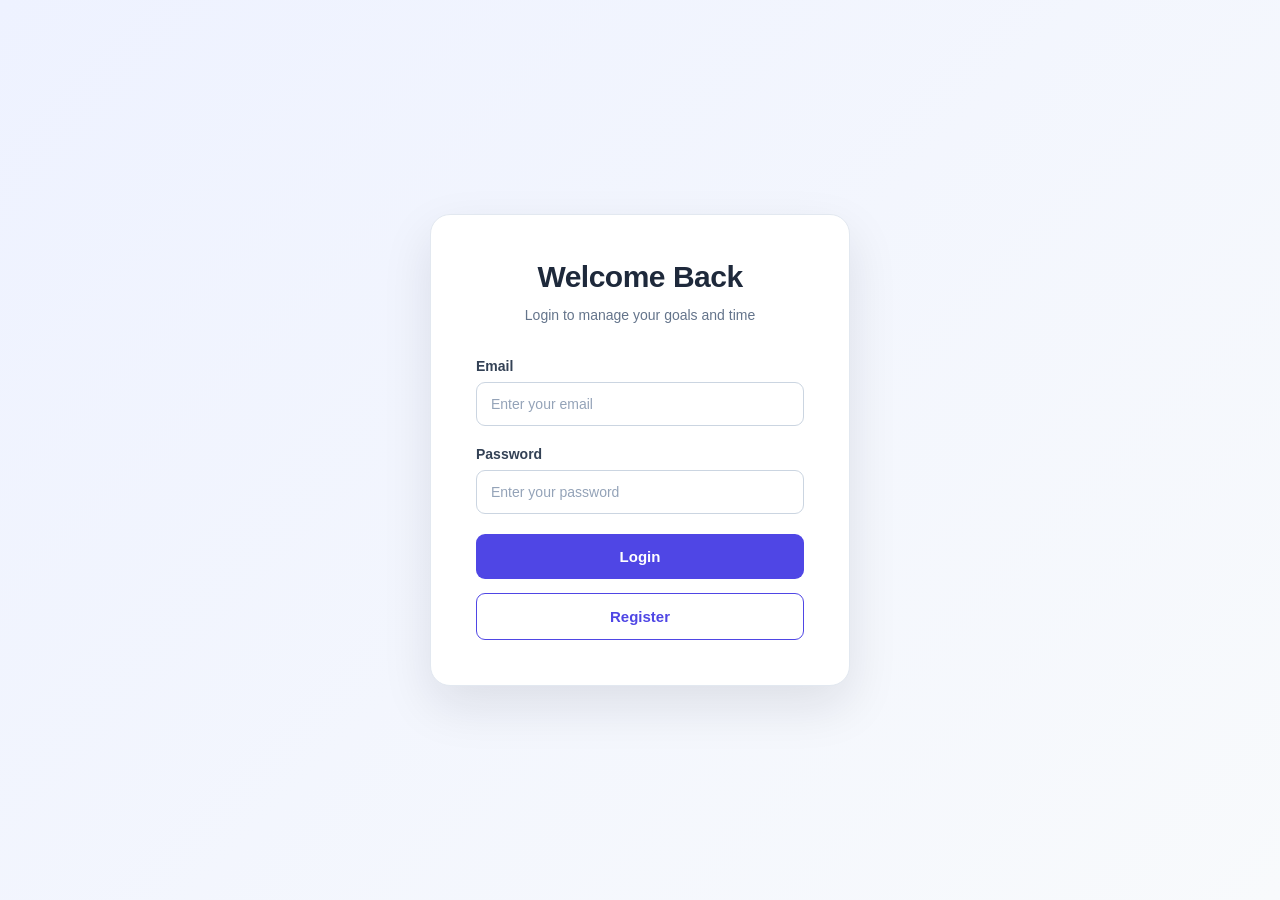
<file: frontend/html/time-tracking.html>
<!DOCTYPE html>
<html lang="en">

<head>

    <meta charset="UTF-8">

    <meta name="viewport" content="width=device-width, initial-scale=1.0">

    <title>Time Tracking | TimeTrack</title>

    <link rel="stylesheet" href="https://cdnjs.cloudflare.com/ajax/libs/font-awesome/6.5.2/css/all.min.css">

    <link rel="stylesheet" href="../css/time-tracking.css">

</head>

<body>

    <div class="app">

        <!-- ================= SIDEBAR ================= -->

        <aside class="sidebar">

            <div class="brand">

                <div class="brand-icon">
                    <i class="fa-solid fa-clock"></i>
                </div>

                <div>
                    <h2>TimeTrack</h2>
                    <span>Goal & Time Manager</span>
                </div>

            </div>

            <div class="menu-title">
                MAIN MENU
            </div>

            <nav class="navigation">

                <a href="dashboard.html" class="nav-item">
                    <i class="fa-solid fa-grid-2"></i>
                    <span>Dashboard</span>
                </a>

                <a href="goals.html" class="nav-item">
                    <i class="fa-solid fa-bullseye"></i>
                    <span>My Goals</span>
                </a>

                <a href="time-tracking.html" class="nav-item active">
                    <i class="fa-solid fa-stopwatch"></i>
                    <span>Time Tracking</span>
                </a>

                <a href="progress.html" class="nav-item">
                    <i class="fa-solid fa-chart-line"></i>
                    <span>Progress</span>
                </a>

                <a href="profile.html" class="nav-item">
                    <i class="fa-solid fa-user"></i>
                    <span>Profile</span>
                </a>

            </nav>

            <div class="sidebar-bottom">

                <a href="index.html" class="nav-item logout">
                    <i class="fa-solid fa-right-from-bracket"></i>
                    <span>Logout</span>
                </a>

            </div>

        </aside>


        <!-- ================= MAIN ================= -->

        <main class="main-content">


            <!-- ================= HEADER ================= -->

            <header class="top-header">

                <div>

                    <h1>Time Tracking</h1>

                    <p>
                        Track how you spend your time and stay productive.
                    </p>

                </div>


                <div class="header-right">

                    <button class="notification">

                        <i class="fa-regular fa-bell"></i>

                        <span></span>

                    </button>


                    <div class="profile-mini">

                        <div class="avatar">
                            U
                        </div>

                        <div>

                            <strong>User</strong>

                            <small>USER</small>

                        </div>

                    </div>

                </div>

            </header>


            <!-- ================= SUMMARY ================= -->

            <section class="stats-grid">


                <div class="stat-card">

                    <div class="stat-icon blue">
                        <i class="fa-solid fa-clock"></i>
                    </div>

                    <div>

                        <span>Today's Time</span>

                        <h3 id="todayTime">0h 00m</h3>

                    </div>

                </div>


                <div class="stat-card">

                    <div class="stat-icon purple">
                        <i class="fa-solid fa-calendar-week"></i>
                    </div>

                    <div>

                        <span>This Week</span>

                        <h3 id="weekTime">0h 00m</h3>

                    </div>

                </div>


                <div class="stat-card">

                    <div class="stat-icon green">
                        <i class="fa-solid fa-bullseye"></i>
                    </div>

                    <div>

                        <span>Goal Time</span>

                        <h3 id="goalTime">0h 00m</h3>

                    </div>

                </div>


                <div class="stat-card">

                    <div class="stat-icon orange">
                        <i class="fa-solid fa-chart-line"></i>
                    </div>

                    <div>

                        <span>Productivity</span>

                        <h3 id="productivityPercentage">0%</h3>

                    </div>

                </div>

            </section>


            <!-- ================= TRACKING AREA ================= -->

            <section class="tracking-grid">


                <!-- TIMER -->

                <div class="card timer-card">

                    <div class="card-header">

                        <div>

                            <h2>Focus Timer</h2>

                            <p>
                                Start the timer when you begin working.
                            </p>

                        </div>

                        <i class="fa-solid fa-stopwatch"></i>

                    </div>


                    <div class="timer-content">

                        <label>Select Goal</label>

                        <select>
                            <option value="">
                                Loading goals...
                            </option>
                        </select>


                        <div class="timer-display">
                            00:00:00
                        </div>


                        <div class="timer-buttons">

                            <button class="start-btn">

                                <i class="fa-solid fa-play"></i>

                                Start Timer

                            </button>


                            <button class="stop-btn">

                                <i class="fa-solid fa-stop"></i>

                                Stop

                            </button>

                        </div>

                    </div>

                </div>


                <!-- MANUAL ENTRY -->

                <div class="card manual-card">

                    <div class="card-header">

                        <div>

                            <h2>Manual Time Entry</h2>

                            <p>
                                Add time you tracked manually.
                            </p>

                        </div>

                        <i class="fa-solid fa-plus"></i>

                    </div>


                    <form>


                        <div class="form-group">

                            <label>Goal</label>

                            <select>
                                <option value="">
                                    Loading goals...
                                </option>
                            </select>

                        </div>


                        <div class="form-row">

                            <div class="form-group">

                                <label>Start Time</label>

                                <input type="time">

                            </div>


                            <div class="form-group">

                                <label>End Time</label>

                                <input type="time">

                            </div>

                        </div>


                        <div class="form-group">

                            <label>Notes</label>

                            <input type="text" placeholder="What did you work on?">

                        </div>


                        <button class="save-btn">

                            <i class="fa-solid fa-check"></i>

                            Save Time Entry

                        </button>


                    </form>

                </div>

            </section>


            <!-- ================= PRODUCTIVITY ================= -->

            <section class="productivity-grid">


                <div class="card productivity-card">

                    <div class="productivity-icon">
                        <i class="fa-solid fa-fire"></i>
                    </div>

                    <div>

                        <span>Focus Streak</span>

                        <strong id="focusStreak">0 Days</strong>

                        <p>
                            Keep your streak going.
                        </p>

                    </div>

                </div>


                <div class="card productivity-card">

                    <div class="productivity-icon">
                        <i class="fa-solid fa-bolt"></i>
                    </div>

                    <div>

                        <span>Daily Average</span>

                        <strong id="dailyAverage">0h 00m</strong>

                        <p>
                            Based on this week.
                        </p>

                    </div>

                </div>


                <div class="card productivity-card">

                    <div class="productivity-icon">
                        <i class="fa-solid fa-chart-simple"></i>
                    </div>

                    <div>

                        <span>Goal Focus</span>

                        <strong id="goalFocus">0%</strong>

                        <p>
                            Time spent on goals.
                        </p>

                    </div>

                </div>

            </section>


            <!-- ================= TIME LOGS ================= -->

            <section class="card logs-section">


                <div class="section-header">

                    <div>

                        <h2>Recent Time Logs</h2>

                        <p>
                            Review your recently tracked sessions.
                        </p>

                    </div>


                    <button class="view-btn">

                        View All

                        <i class="fa-solid fa-arrow-right"></i>

                    </button>

                </div>


                <div class="table-wrapper">

                    <table>

                        <thead>

                            <tr>

                                <th>DATE</th>
                                <th>GOAL</th>
                                <th>START</th>
                                <th>END</th>
                                <th>DURATION</th>
                                <th>STATUS</th>

                            </tr>

                        </thead>


                        <tbody>

                            <tr>

                                <td colspan="6" style="text-align:center; padding:30px;">

                                    Loading time entries...

                                </td>

                            </tr>

                        </tbody>

                    </table>

                </div>

            </section>


            <!-- ================= WEEKLY ================= -->

            <section class="card weekly-card">

                <div class="section-header">

                    <div>

                        <h2>Weekly Summary</h2>

                        <p>
                            Your time distribution for this week.
                        </p>

                    </div>

                </div>


                <div class="week-grid">


                    <div class="day">

                        <span>MON</span>

                        <div class="day-bar">
                            <div style="height:0%"></div>
                        </div>

                        <strong>0h</strong>

                    </div>


                    <div class="day">

                        <span>TUE</span>

                        <div class="day-bar">
                            <div style="height:0%"></div>
                        </div>

                        <strong>0h</strong>

                    </div>


                    <div class="day">

                        <span>WED</span>

                        <div class="day-bar">
                            <div style="height:0%"></div>
                        </div>

                        <strong>0h</strong>

                    </div>


                    <div class="day">

                        <span>THU</span>

                        <div class="day-bar">
                            <div style="height:0%"></div>
                        </div>

                        <strong>0h</strong>

                    </div>


                    <div class="day">

                        <span>FRI</span>

                        <div class="day-bar">
                            <div style="height:0%"></div>
                        </div>

                        <strong>0h</strong>

                    </div>


                    <div class="day">

                        <span>SAT</span>

                        <div class="day-bar">
                            <div style="height:0%"></div>
                        </div>

                        <strong>0h</strong>

                    </div>


                    <div class="day">

                        <span>SUN</span>

                        <div class="day-bar">
                            <div style="height:0%"></div>
                        </div>

                        <strong>0h</strong>

                    </div>

                </div>

            </section>


            <footer>

                © 2026 TimeTrack · Time Management & Goal Setting Tool

            </footer>


        </main>

    </div>


    <script src="../js/user-header.js"></script>
    <script src="../js/time-tracking.js"></script>

</body>

</html>
</file>
<file: frontend/css/style.css>
/* ==============================
   GLOBAL
   ============================== */

* {
    margin: 0;
    padding: 0;
    box-sizing: border-box;
}

body {
    font-family: "Inter", sans-serif;
    min-height: 100vh;
    color: #1e293b;
}


/* ==============================
   HOME / LANDING PAGE
   ============================== */

.home-page {
    min-height: 100vh;

    display: flex;
    justify-content: center;
    align-items: center;

    padding: 40px 20px;

    background: linear-gradient(135deg,
            #f8fafc,
            #eef2ff);
}

.home-container {
    width: 100%;
    max-width: 850px;

    padding: 65px 60px;

    text-align: center;

    background: #ffffff;

    border: 1px solid #e2e8f0;
    border-radius: 24px;

    box-shadow:
        0 20px 50px rgba(15, 23, 42, 0.08);
}


/* Small heading */

.home-badge {
    display: inline-block;

    margin-bottom: 22px;
    padding: 8px 14px;

    border-radius: 20px;

    background: #eef2ff;

    color: #4f46e5;

    font-size: 12px;
    font-weight: 700;

    letter-spacing: 1.2px;
}


/* Main heading */

.home-container h1 {
    margin-bottom: 20px;

    color: #1e293b;

    font-size: 46px;
    line-height: 1.15;

    font-weight: 700;

    letter-spacing: -1.5px;
}

.home-container h1 span {
    color: #4f46e5;
}


/* Description */

.home-description {
    max-width: 570px;

    margin: 0 auto 32px;

    color: #64748b;

    font-size: 17px;
    line-height: 1.7;

    font-weight: 400;
}


/* Get Started button */

.login-button {
    display: inline-flex;

    align-items: center;
    justify-content: center;

    gap: 10px;

    padding: 14px 25px;

    background: #4f46e5;
    color: #ffffff;

    text-decoration: none;

    border-radius: 9px;

    font-size: 15px;
    font-weight: 600;

    transition: all 0.2s ease;
}

.login-button span {
    font-size: 18px;

    transition: transform 0.2s ease;
}

.login-button:hover {
    background: #4338ca;

    transform: translateY(-2px);

    box-shadow:
        0 8px 20px rgba(79, 70, 229, 0.20);
}

.login-button:hover span {
    transform: translateX(3px);
}


/* Feature section */

.home-features {
    display: grid;

    grid-template-columns: repeat(3, 1fr);

    gap: 18px;

    margin-top: 55px;
    padding-top: 30px;

    border-top: 1px solid #e2e8f0;
}


/* Individual feature */

.feature {
    display: flex;

    align-items: flex-start;

    gap: 12px;

    text-align: left;
}

.feature-symbol {
    display: flex;

    justify-content: center;
    align-items: center;

    min-width: 34px;
    height: 34px;

    border-radius: 8px;

    background: #eef2ff;

    color: #4f46e5;

    font-size: 20px;
    font-weight: 500;
}

.feature h3 {
    margin-bottom: 5px;

    color: #1e293b;

    font-size: 14px;
    font-weight: 700;
}

.feature p {
    color: #64748b;

    font-size: 12px;
    line-height: 1.5;

    font-weight: 400;
}


/* ==============================
   LOGIN PAGE
   ============================== */

.login-page {
    min-height: 100vh;

    display: flex;
    justify-content: center;
    align-items: center;

    padding: 30px 20px;

    background: linear-gradient(135deg,
            #eef2ff,
            #f8fafc);
}

.login-container {
    width: 100%;
    max-width: 420px;

    padding: 45px;

    background: #ffffff;

    border: 1px solid #e2e8f0;
    border-radius: 20px;

    box-shadow:
        0 20px 50px rgba(15, 23, 42, 0.10);
}


/* Login heading */

.login-container h2 {
    margin-bottom: 10px;

    text-align: center;

    color: #1e293b;

    font-size: 30px;
    font-weight: 700;

    letter-spacing: -0.5px;
}


/* Login description */

.login-container>p {
    margin-bottom: 32px;

    text-align: center;

    color: #64748b;

    font-size: 14px;
    line-height: 1.6;
}


/* Form */

.login-container form {
    width: 100%;
}


/* Form group */

.form-group {
    margin-bottom: 20px;
}


/* Labels */

.form-group label {
    display: block;

    margin-bottom: 8px;

    color: #334155;

    font-size: 14px;
    font-weight: 600;
}


/* Inputs */

.form-group input {
    width: 100%;

    padding: 13px 14px;

    border: 1px solid #cbd5e1;

    border-radius: 9px;

    background: #ffffff;

    color: #1e293b;

    font-family: "Inter", sans-serif;

    font-size: 14px;

    outline: none;

    transition: all 0.2s ease;
}

.form-group input::placeholder {
    color: #94a3b8;
}

.form-group input:focus {
    border-color: #4f46e5;

    box-shadow:
        0 0 0 3px rgba(79, 70, 229, 0.12);
}


/* Login button */

.login-btn {
    width: 100%;

    padding: 14px;

    border: none;
    border-radius: 9px;

    background: #4f46e5;
    color: #ffffff;

    font-family: "Inter", sans-serif;

    font-size: 15px;
    font-weight: 600;

    cursor: pointer;

    transition: all 0.2s ease;
}

.login-btn:hover {
    background: #4338ca;

    transform: translateY(-1px);

    box-shadow:
        0 6px 15px rgba(79, 70, 229, 0.18);
}


/* Register button */

.register-btn {
    width: 100%;

    padding: 14px;

    margin-top: 14px;

    border: 1px solid #4f46e5;
    border-radius: 9px;

    background: #ffffff;
    color: #4f46e5;

    font-family: "Inter", sans-serif;

    font-size: 15px;
    font-weight: 600;

    cursor: pointer;

    transition: all 0.2s ease;
}

.register-btn:hover {
    background: #eef2ff;

    transform: translateY(-1px);
}


/* ==============================
   RESPONSIVE DESIGN
   ============================== */

@media (max-width: 700px) {

    .home-container {
        padding: 45px 25px;
    }

    .home-container h1 {
        font-size: 36px;
    }

    .home-description {
        font-size: 15px;
    }

    .home-features {
        grid-template-columns: 1fr;

        gap: 20px;
    }

    .login-container {
        padding: 35px 25px;
    }
}


@media (max-width: 400px) {

    .home-container h1 {
        font-size: 30px;
    }

    .home-badge {
        font-size: 10px;
    }

    .login-container h2 {
        font-size: 26px;
    }
}
</file>
<file: frontend/css/dashboard.css>
/* ================================
   GLOBAL STYLES
================================ */

* {
    margin: 0;
    padding: 0;
    box-sizing: border-box;
}

body {
    font-family: Arial, sans-serif;
    background: #f4f7fb;
    color: #1f2937;
}

.dashboard-container {
    display: flex;
    min-height: 100vh;
}


/* ================================
   SIDEBAR
================================ */

.sidebar {
    width: 240px;
    background: #1e293b;
    color: white;
    padding: 25px 15px;
    min-height: 100vh;
    position: fixed;
    left: 0;
    top: 0;
    bottom: 0;
}

.sidebar h2 {
    text-align: center;
    font-size: 21px;
    margin-bottom: 35px;
}

.sidebar ul {
    list-style: none;
}

.sidebar li {
    margin-bottom: 10px;
}

.sidebar a {
    display: block;
    padding: 13px 15px;
    color: #cbd5e1;
    text-decoration: none;
    border-radius: 8px;
    transition: 0.3s;
}

.sidebar a:hover {
    background: #334155;
    color: white;
}

.sidebar a[href="dashboard.html"] {
    background: #3b82f6;
    color: white;
}


/* ================================
   MAIN CONTENT
================================ */

.main-content {
    margin-left: 240px;
    width: calc(100% - 240px);
    padding: 30px;
}


/* ================================
   HEADER
================================ */

.dashboard-header {
    background: white;
    padding: 25px 30px;
    border-radius: 12px;
    display: flex;
    justify-content: space-between;
    align-items: center;
    margin-bottom: 25px;
    box-shadow: 0 2px 10px rgba(0, 0, 0, 0.06);
}

.dashboard-header h1 {
    font-size: 30px;
    margin-bottom: 7px;
}

.dashboard-header p {
    color: #64748b;
}


/* ================================
   WELCOME SECTION
================================ */

.welcome-section {
    background: linear-gradient(135deg, #3b82f6, #6366f1);
    color: white;
    padding: 30px;
    border-radius: 12px;
    margin-bottom: 30px;
}

.welcome-section h2 {
    margin-bottom: 10px;
    font-size: 24px;
}

.welcome-section p {
    opacity: 0.9;
}


/* ================================
   SECTION HEADINGS
================================ */

.summary-section h2,
.quick-actions h2,
.goals-section h2,
.time-section h2,
.progress-section h2,
.activity-section h2 {
    margin-bottom: 18px;
    font-size: 22px;
}


/* ================================
   SUMMARY CARDS
================================ */

.summary-cards {
    display: grid;
    grid-template-columns: repeat(4, 1fr);
    gap: 20px;
}

.summary-card {
    background: white;
    padding: 22px;
    border-radius: 12px;
    box-shadow: 0 2px 10px rgba(0, 0, 0, 0.06);
    transition: transform 0.2s;
}

.summary-card:hover {
    transform: translateY(-4px);
}

.summary-card h3 {
    font-size: 16px;
    color: #64748b;
    margin-bottom: 15px;
}

.summary-card p {
    font-size: 30px;
    font-weight: bold;
    color: #2563eb;
    margin-bottom: 8px;
}

.summary-card span {
    color: #94a3b8;
    font-size: 13px;
}


/* ================================
   QUICK ACTIONS
================================ */

.quick-actions {
    background: white;
    padding: 25px;
    border-radius: 12px;
    margin-top: 30px;
    margin-bottom: 30px;
    box-shadow: 0 2px 10px rgba(0, 0, 0, 0.06);
}

.quick-actions button,
.section-header button {
    background: #2563eb;
    color: white;
    border: none;
    padding: 11px 18px;
    border-radius: 7px;
    cursor: pointer;
    margin-right: 10px;
    transition: 0.3s;
}

.quick-actions button:hover,
.section-header button:hover {
    background: #1d4ed8;
}


/* ================================
   SECTIONS
================================ */

.goals-section,
.time-section,
.progress-section,
.activity-section {
    background: white;
    padding: 25px;
    border-radius: 12px;
    margin-bottom: 30px;
    box-shadow: 0 2px 10px rgba(0, 0, 0, 0.06);
}

.section-header {
    display: flex;
    justify-content: space-between;
    align-items: center;
    margin-bottom: 20px;
}


/* ================================
   TABLES
================================ */

table {
    width: 100%;
    border-collapse: collapse;
}

thead {
    background: #f1f5f9;
}

th,
td {
    padding: 14px 12px;
    text-align: left;
    border-bottom: 1px solid #e2e8f0;
}

th {
    color: #475569;
    font-size: 14px;
}

td {
    color: #334155;
}

tbody tr:hover {
    background: #f8fafc;
}


/* ================================
   PROGRESS
================================ */

.progress-item {
    margin-bottom: 22px;
}

.progress-item>div {
    display: flex;
    justify-content: space-between;
    margin-bottom: 8px;
    font-weight: 600;
}

progress {
    width: 100%;
    height: 12px;
}


/* ================================
   ACTIVITY
================================ */

.activity-section ul {
    list-style: none;
}

.activity-section li {
    padding: 14px 5px;
    border-bottom: 1px solid #e2e8f0;
}

.activity-section li:last-child {
    border-bottom: none;
}


/* ================================
   RESPONSIVE DESIGN
================================ */

@media (max-width: 1000px) {

    .summary-cards {
        grid-template-columns: repeat(2, 1fr);
    }

}

@media (max-width: 700px) {

    .sidebar {
        width: 190px;
    }

    .main-content {
        margin-left: 190px;
        width: calc(100% - 190px);
        padding: 20px;
    }

    .dashboard-header {
        flex-direction: column;
        align-items: flex-start;
        gap: 10px;
    }

    .summary-cards {
        grid-template-columns: 1fr;
    }

    table {
        font-size: 13px;
    }

    th,
    td {
        padding: 9px 6px;
    }
}

/* ================================
   NEW DASHBOARD FORMS
================================ */

#goalFormSection,
#timeFormSection {
    background: white;
    padding: 25px;
    border-radius: 12px;
    margin-bottom: 30px;
    box-shadow: 0 2px 10px rgba(0, 0, 0, 0.06);
}

#goalFormSection h2,
#timeFormSection h2 {
    margin-bottom: 20px;
    font-size: 22px;
}

#goalForm,
#timeForm {
    display: grid;
    gap: 15px;
}

#goalForm label,
#timeForm label {
    font-weight: 600;
    color: #475569;
}

#goalForm input,
#goalForm textarea,
#timeForm input,
#timeForm select {
    width: 100%;
    padding: 12px;
    border: 1px solid #cbd5e1;
    border-radius: 7px;
    font-size: 14px;
    font-family: Arial, sans-serif;
}

#goalForm input:focus,
#goalForm textarea:focus,
#timeForm input:focus,
#timeForm select:focus {
    outline: none;
    border-color: #3b82f6;
}

#goalForm textarea {
    min-height: 100px;
    resize: vertical;
}


/* ================================
   FORM BUTTONS
================================ */

#goalForm button,
#timeForm button {
    border: none;
    padding: 11px 18px;
    border-radius: 7px;
    cursor: pointer;
    font-weight: 600;
    margin-right: 8px;
}

#goalForm button[type="submit"],
#timeForm button[type="submit"] {
    background: #2563eb;
    color: white;
}

#goalForm button[type="submit"]:hover,
#timeForm button[type="submit"]:hover {
    background: #1d4ed8;
}

#cancelGoalBtn,
#cancelTimeBtn {
    background: #e2e8f0;
    color: #334155;
}

#cancelGoalBtn:hover,
#cancelTimeBtn:hover {
    background: #cbd5e1;
}


/* ================================
   PROGRESS BUTTON
================================ */

#updateProgressBtn {
    background: #2563eb;
    color: white;
    border: none;
    padding: 11px 18px;
    border-radius: 7px;
    cursor: pointer;
    font-weight: 600;
}

#updateProgressBtn:hover {
    background: #1d4ed8;
}


/* ================================
   DEADLINES
================================ */

#deadlinesContainer {
    display: grid;
    grid-template-columns: repeat(auto-fit, minmax(220px, 1fr));
    gap: 15px;
    margin-top: 15px;
}

.deadline-card {
    background: #f8fafc;
    border-left: 4px solid #3b82f6;
    padding: 16px;
    border-radius: 8px;
}

.deadline-card h3 {
    font-size: 16px;
    margin-bottom: 7px;
}

.deadline-card p {
    color: #64748b;
    font-size: 14px;
}


/* ================================
   ACTIVITY
================================ */

#activityList li {
    padding: 14px 5px;
    border-bottom: 1px solid #e2e8f0;
}

#activityList li:last-child {
    border-bottom: none;
}
</file>
<file: frontend/css/goals.css>
* {
    margin: 0;
    padding: 0;
    box-sizing: border-box;
}

:root {
    --bg: #f6f7fb;
    --white: #ffffff;
    --navy: #172033;
    --text: #20283a;
    --muted: #7b8497;
    --border: #e8ebf2;
    --primary: #5b63d8;
    --primary-light: #eef0ff;
    --green: #42a477;
    --orange: #e3a14a;
    --red: #dc6b6b;
    --shadow: 0 8px 25px rgba(25, 35, 60, 0.06);
}

body {
    font-family: "Segoe UI", Arial, sans-serif;
    background: var(--bg);
    color: var(--text);
    font-size: 15px;
}


/* ================= SIDEBAR ================= */

.sidebar {
    position: fixed;
    left: 0;
    top: 0;

    width: 245px;
    height: 100vh;

    background: var(--navy);
    color: white;

    padding: 28px 18px;

    display: flex;
    flex-direction: column;

    z-index: 10;
}

.brand {
    display: flex;
    align-items: center;
    gap: 13px;

    padding: 0 10px;
    margin-bottom: 42px;
}

.brand-icon {
    width: 43px;
    height: 43px;

    border-radius: 12px;

    background: #5b63d8;

    display: flex;
    align-items: center;
    justify-content: center;

    font-size: 19px;
}

.brand h2 {
    font-size: 20px;
    font-weight: 700;
}

.brand span {
    display: block;
    margin-top: 3px;

    color: #9ca6ba;
    font-size: 11px;
}

.menu-title {
    color: #7f8aa1;
    font-size: 11px;
    font-weight: 700;

    letter-spacing: 1.2px;

    padding: 0 13px;
    margin-bottom: 12px;
}

.navigation {
    display: flex;
    flex-direction: column;
    gap: 6px;
}

.nav-item {
    display: flex;
    align-items: center;
    gap: 13px;

    padding: 13px 14px;

    color: #aeb7c9;
    text-decoration: none;

    border-radius: 9px;

    font-size: 14px;
    font-weight: 500;

    transition: 0.2s;
}

.nav-item i {
    width: 20px;
    text-align: center;
}

.nav-item:hover {
    color: white;
    background: rgba(255,255,255,0.06);
}

.nav-item.active {
    color: white;
    background: #5b63d8;
    font-weight: 600;
}

.sidebar-bottom {
    margin-top: auto;
}


/* ================= MAIN ================= */

.main-content {
    margin-left: 245px;
    padding: 34px 40px;
    min-height: 100vh;
}


/* ================= HEADER ================= */

.top-header {
    display: flex;
    align-items: center;
    justify-content: space-between;

    margin-bottom: 30px;
}

.top-header h1 {
    font-size: 30px;
    font-weight: 750;
    letter-spacing: -0.6px;
}

.top-header p {
    margin-top: 7px;
    color: var(--muted);
    font-size: 14px;
}

.header-right {
    display: flex;
    align-items: center;
    gap: 22px;
}

.notification {
    width: 42px;
    height: 42px;

    border: 1px solid var(--border);
    background: white;

    border-radius: 10px;

    color: #667085;
    font-size: 17px;

    position: relative;
}

.notification span {
    position: absolute;

    top: 8px;
    right: 9px;

    width: 6px;
    height: 6px;

    background: #5b63d8;
    border-radius: 50%;
}

.profile-mini {
    display: flex;
    align-items: center;
    gap: 10px;
}

.avatar {
    width: 39px;
    height: 39px;

    border-radius: 50%;

    background: #5b63d8;
    color: white;

    display: flex;
    align-items: center;
    justify-content: center;

    font-weight: 700;
}

.profile-mini strong {
    display: block;
    font-size: 14px;
}

.profile-mini small {
    display: block;
    margin-top: 2px;

    color: var(--muted);
    font-size: 11px;
}


/* ================= STATS ================= */

.stats-grid {
    display: grid;
    grid-template-columns: repeat(4, 1fr);
    gap: 18px;

    margin-bottom: 24px;
}

.stat-card {
    background: white;

    border: 1px solid var(--border);
    border-radius: 14px;

    padding: 20px;

    display: flex;
    align-items: center;
    gap: 15px;

    box-shadow: var(--shadow);
}

.stat-icon {
    width: 45px;
    height: 45px;

    border-radius: 11px;

    display: flex;
    align-items: center;
    justify-content: center;

    font-size: 17px;
}

.stat-icon.purple {
    background: #efefff;
    color: #5b63d8;
}

.stat-icon.blue {
    background: #eaf4ff;
    color: #4389a8;
}

.stat-icon.green {
    background: #eaf8f1;
    color: #42a477;
}

.stat-icon.orange {
    background: #fff5e7;
    color: #e3a14a;
}

.stat-card span {
    display: block;
    color: var(--muted);
    font-size: 12px;
    font-weight: 500;
}

.stat-card h3 {
    margin-top: 4px;
    font-size: 25px;
    font-weight: 750;
}


/* ================= CARDS ================= */

.card {
    background: white;

    border: 1px solid var(--border);
    border-radius: 15px;

    box-shadow: var(--shadow);
}

.goal-layout {
    display: grid;
    grid-template-columns: 1.25fr 0.75fr;
    gap: 20px;

    margin-bottom: 24px;
}

.create-card,
.tips-card {
    padding: 24px;
}

.card-heading {
    display: flex;
    justify-content: space-between;
    align-items: flex-start;

    margin-bottom: 23px;
}

.card-heading h2,
.section-header h2 {
    font-size: 18px;
    font-weight: 700;
}

.card-heading p,
.section-header p {
    color: var(--muted);
    font-size: 12px;
    margin-top: 5px;
}

.card-heading > i {
    width: 38px;
    height: 38px;

    border-radius: 10px;

    background: var(--primary-light);
    color: var(--primary);

    display: flex;
    align-items: center;
    justify-content: center;
}


/* ================= FORM ================= */

.form-group {
    margin-bottom: 16px;
}

.form-group label {
    display: block;

    font-size: 12px;
    font-weight: 650;

    margin-bottom: 7px;
}

.form-group input,
.form-group select,
.form-group textarea {
    width: 100%;

    border: 1px solid #dfe3eb;
    border-radius: 8px;

    background: #fff;

    padding: 11px 12px;

    outline: none;

    color: var(--text);

    font-family: inherit;
    font-size: 13px;

    transition: 0.2s;
}

.form-group textarea {
    resize: vertical;
}

.form-group input:focus,
.form-group select:focus,
.form-group textarea:focus {
    border-color: var(--primary);
    box-shadow: 0 0 0 3px rgba(91, 99, 216, 0.08);
}

.form-row {
    display: grid;
    grid-template-columns: 1fr 1fr;
    gap: 14px;
}

.create-btn {
    width: 100%;

    border: none;
    border-radius: 8px;

    background: var(--primary);
    color: white;

    padding: 12px;

    font-size: 13px;
    font-weight: 650;

    cursor: pointer;

    margin-top: 2px;
}

.create-btn i {
    margin-right: 7px;
}


/* ================= TIPS ================= */

.tip-list {
    display: flex;
    flex-direction: column;
    gap: 19px;
}

.tip {
    display: flex;
    gap: 13px;
}

.tip-icon {
    flex-shrink: 0;

    width: 37px;
    height: 37px;

    border-radius: 9px;

    background: #f0f1ff;
    color: var(--primary);

    display: flex;
    align-items: center;
    justify-content: center;

    font-size: 14px;
}

.tip strong {
    display: block;
    font-size: 13px;
}

.tip p {
    color: var(--muted);
    font-size: 12px;

    line-height: 1.5;

    margin-top: 4px;
}


/* ================= TABLE ================= */

.goals-section,
.deadlines {
    padding: 24px;

    margin-bottom: 24px;
}

.section-header {
    display: flex;
    align-items: center;
    justify-content: space-between;

    margin-bottom: 20px;
}

.view-btn {
    border: 1px solid var(--border);
    background: white;

    border-radius: 8px;

    padding: 9px 13px;

    color: var(--text);

    font-size: 12px;
    font-weight: 600;

    cursor: pointer;
}

.view-btn i {
    margin-left: 6px;
    color: var(--primary);
}

.table-wrapper {
    width: 100%;
    overflow-x: auto;
}

table {
    width: 100%;
    border-collapse: collapse;
}

thead {
    background: #fafbfc;
}

th {
    text-align: left;

    color: #8992a3;

    font-size: 10px;
    font-weight: 700;

    letter-spacing: 0.7px;

    padding: 13px 12px;

    border-bottom: 1px solid var(--border);
}

td {
    padding: 17px 12px;

    border-bottom: 1px solid #f0f1f4;

    font-size: 12px;
}

tbody tr:last-child td {
    border-bottom: none;
}

.goal-title strong {
    display: block;
    font-size: 13px;
    font-weight: 650;
}

.goal-title span {
    display: block;

    color: var(--muted);
    font-size: 11px;

    margin-top: 4px;
}

.type-badge {
    display: inline-block;

    padding: 5px 9px;

    border-radius: 6px;

    background: #f1f2ff;
    color: #5b63d8;

    font-size: 10px;
    font-weight: 650;
}

.progress-info {
    margin-bottom: 6px;
}

.progress-info span {
    font-size: 11px;
    font-weight: 650;
}

.progress-bar {
    width: 100px;
    height: 6px;

    background: #eceef3;

    border-radius: 10px;

    overflow: hidden;
}

.progress-bar div {
    height: 100%;

    background: var(--primary);

    border-radius: inherit;
}

.status {
    display: inline-block;

    padding: 6px 9px;

    border-radius: 6px;

    font-size: 10px;
    font-weight: 650;
}

.active-status {
    background: #edf3ff;
    color: #5074c7;
}

.completed-status {
    background: #eaf8f1;
    color: #42936d;
}

.actions {
    display: flex;
    gap: 6px;
}

.actions button {
    width: 30px;
    height: 30px;

    border: 1px solid var(--border);
    background: white;

    border-radius: 7px;

    color: #778094;

    cursor: pointer;
}

.actions button:hover {
    color: var(--primary);
    border-color: var(--primary);
}


/* ================= DEADLINES ================= */

.deadline-grid {
    display: grid;
    grid-template-columns: repeat(3, 1fr);
    gap: 15px;
}

.deadline {
    border: 1px solid var(--border);
    border-radius: 11px;

    padding: 15px;

    display: flex;
    align-items: center;
    gap: 13px;
}

.deadline-date {
    width: 44px;
    height: 48px;

    border-radius: 8px;

    background: #f1f2ff;

    display: flex;
    flex-direction: column;
    align-items: center;
    justify-content: center;

    color: var(--primary);
}

.deadline-date strong {
    font-size: 16px;
}

.deadline-date span {
    font-size: 9px;
    font-weight: 700;
}

.deadline > div:nth-child(2) {
    flex: 1;
}

.deadline > div:nth-child(2) strong {
    display: block;
    font-size: 12px;
}

.deadline > div:nth-child(2) p {
    margin-top: 4px;

    color: var(--muted);
    font-size: 10px;
}

.priority {
    padding: 5px 8px;

    border-radius: 5px;

    font-size: 9px;
    font-weight: 700;
}

.priority.high {
    background: #fff0f0;
    color: var(--red);
}

.priority.medium {
    background: #fff5e7;
    color: var(--orange);
}

.priority.low {
    background: #eaf8f1;
    color: var(--green);
}


/* ================= FOOTER ================= */

footer {
    text-align: center;

    color: #9299a8;

    font-size: 11px;

    padding: 5px 0 20px;
}


/* ================= RESPONSIVE ================= */

@media (max-width: 1100px) {

    .stats-grid {
        grid-template-columns: repeat(2, 1fr);
    }

    .goal-layout {
        grid-template-columns: 1fr;
    }

    .deadline-grid {
        grid-template-columns: 1fr;
    }
}

@media (max-width: 750px) {

    .sidebar {
        position: relative;

        width: 100%;
        height: auto;
    }

    .main-content {
        margin-left: 0;
        padding: 25px 18px;
    }

    .stats-grid {
        grid-template-columns: 1fr;
    }

    .top-header {
        align-items: flex-start;
    }

    .header-right {
        display: none;
    }

    .form-row {
        grid-template-columns: 1fr;
    }
}
</file>
<file: frontend/css/profile.css>
/* =========================================
   GLOBAL
========================================= */

* {
    margin: 0;
    padding: 0;
    box-sizing: border-box;
}

body {
    font-family: Arial, Helvetica, sans-serif;
    background: #f5f7fb;
    color: #1e293b;
}

.page-container {
    min-height: 100vh;
    display: flex;
}


/* =========================================
   SIDEBAR
========================================= */

.sidebar {
    width: 250px;
    min-height: 100vh;

    position: fixed;
    left: 0;
    top: 0;
    bottom: 0;

    padding: 28px 16px;

    background:
        linear-gradient(
            180deg,
            #172554,
            #1e3a8a
        );

    color: white;

    box-shadow: 4px 0 20px rgba(15, 23, 42, 0.08);
}

.sidebar-brand {
    display: flex;
    align-items: center;
    gap: 12px;

    padding: 0 10px;
    margin-bottom: 40px;
}

.brand-icon {
    width: 42px;
    height: 42px;

    display: flex;
    align-items: center;
    justify-content: center;

    background: rgba(255, 255, 255, 0.15);

    border-radius: 12px;

    font-size: 22px;
}

.sidebar-brand h2 {
    font-size: 17px;
    line-height: 1.3;
}

.sidebar ul {
    list-style: none;
}

.sidebar li {
    margin-bottom: 8px;
}

.sidebar a {
    display: flex;
    align-items: center;
    gap: 13px;

    padding: 13px 15px;

    color: #dbeafe;

    text-decoration: none;

    border-radius: 10px;

    transition: 0.25s ease;
}

.sidebar a:hover {
    background: rgba(255, 255, 255, 0.1);
    color: white;
}

.sidebar a.active {
    background: white;
    color: #1d4ed8;

    box-shadow:
        0 5px 15px rgba(0, 0, 0, 0.1);
}

.logout-item {
    margin-top: 35px;
}


/* =========================================
   MAIN CONTENT
========================================= */

.main-content {
    margin-left: 250px;

    width: calc(100% - 250px);

    padding: 35px 40px;

    max-width: 1600px;
}


/* =========================================
   PAGE HEADER
========================================= */

.page-header {
    display: flex;
    justify-content: space-between;
    align-items: center;

    margin-bottom: 28px;
}

.page-label,
.section-label {
    display: block;

    font-size: 11px;

    font-weight: 700;

    letter-spacing: 1.5px;

    color: #2563eb;

    margin-bottom: 7px;
}

.page-header h1 {
    font-size: 34px;

    margin-bottom: 8px;
}

.page-subtitle {
    color: #64748b;

    line-height: 1.6;
}

.header-date {
    display: flex;
    align-items: center;
    gap: 12px;

    padding: 12px 17px;

    background: white;

    border: 1px solid #e2e8f0;

    border-radius: 10px;
}

.header-date > span {
    font-size: 22px;
}

.header-date small {
    display: block;
    color: #94a3b8;
}

.header-date strong {
    display: block;
    margin-top: 3px;
}


/* =========================================
   PROFILE HERO
========================================= */

.profile-hero {
    background:
        linear-gradient(
            135deg,
            #2563eb,
            #4f46e5
        );

    color: white;

    padding: 32px;

    border-radius: 18px;

    display: flex;
    justify-content: space-between;
    align-items: center;

    margin-bottom: 30px;

    box-shadow:
        0 12px 30px rgba(37, 99, 235, 0.18);
}

.profile-main {
    display: flex;
    align-items: center;
    gap: 20px;
}

.avatar {
    width: 90px;
    height: 90px;

    display: flex;
    align-items: center;
    justify-content: center;

    border-radius: 50%;

    background: rgba(255, 255, 255, 0.2);

    border: 4px solid rgba(255, 255, 255, 0.5);

    font-size: 34px;
    font-weight: bold;
}

.profile-badge {
    display: inline-block;

    padding: 5px 10px;

    background: rgba(255, 255, 255, 0.15);

    border-radius: 20px;

    font-size: 12px;

    margin-bottom: 8px;
}

.profile-introduction h2 {
    font-size: 28px;
    margin-bottom: 5px;
}

.profile-introduction p {
    color: #dbeafe;
    margin-bottom: 7px;
}

.member-since {
    font-size: 13px;
    color: #bfdbfe;
}

.profile-role {
    min-width: 200px;

    padding: 18px;

    border-radius: 12px;

    background: rgba(255, 255, 255, 0.12);
}

.profile-role span {
    display: block;

    font-size: 10px;

    letter-spacing: 1.5px;

    color: #bfdbfe;

    margin-bottom: 6px;
}

.profile-role strong {
    display: block;

    font-size: 18px;

    margin-bottom: 5px;
}

.profile-role small {
    color: #dbeafe;
}


/* =========================================
   SECTIONS
========================================= */

.section-block {
    margin-bottom: 30px;
}

.section-title {
    margin-bottom: 18px;
}

.section-title h2 {
    font-size: 23px;
    margin-bottom: 5px;
}

.section-title p {
    color: #64748b;
}


/* =========================================
   STATISTICS
========================================= */

.statistics-grid {
    display: grid;

    grid-template-columns: repeat(4, 1fr);

    gap: 18px;
}

.stat-card {
    background: white;

    padding: 22px;

    border-radius: 14px;

    display: flex;

    align-items: center;

    gap: 15px;

    border: 1px solid #eef2f7;

    box-shadow:
        0 5px 18px rgba(15, 23, 42, 0.04);

    transition: 0.25s ease;
}

.stat-card:hover {
    transform: translateY(-3px);

    box-shadow:
        0 10px 25px rgba(15, 23, 42, 0.08);
}

.stat-icon {
    width: 48px;
    height: 48px;

    display: flex;

    align-items: center;
    justify-content: center;

    border-radius: 12px;

    font-size: 21px;
}

.stat-icon.blue {
    background: #dbeafe;
    color: #2563eb;
}

.stat-icon.green {
    background: #dcfce7;
    color: #16a34a;
}

.stat-icon.purple {
    background: #ede9fe;
    color: #7c3aed;
}

.stat-icon.orange {
    background: #ffedd5;
    color: #ea580c;
}

.stat-card span {
    display: block;

    color: #64748b;

    font-size: 13px;

    margin-bottom: 4px;
}

.stat-card strong {
    display: block;

    font-size: 25px;

    margin-bottom: 3px;
}

.stat-card small {
    color: #94a3b8;
}


/* =========================================
   CONTENT GRID
========================================= */

.content-grid {
    display: grid;

    grid-template-columns: 1.35fr 0.65fr;

    gap: 22px;

    margin-bottom: 25px;
}


/* =========================================
   CARD
========================================= */

.card {
    background: white;

    border-radius: 15px;

    padding: 28px;

    margin-bottom: 22px;

    border: 1px solid #eef2f7;

    box-shadow:
        0 5px 18px rgba(15, 23, 42, 0.04);
}

.card-header {
    display: flex;

    justify-content: space-between;

    align-items: flex-start;

    gap: 15px;

    margin-bottom: 25px;
}

.card-header h2 {
    font-size: 21px;

    margin-bottom: 5px;
}

.card-header p {
    color: #64748b;

    line-height: 1.5;
}


/* =========================================
   FORM
========================================= */

.form-row {
    display: grid;

    grid-template-columns: 1fr 1fr;

    gap: 18px;
}

.form-group {
    margin-bottom: 18px;
}

.form-group label {
    display: block;

    font-size: 14px;

    font-weight: 600;

    color: #334155;

    margin-bottom: 8px;
}

.form-group input,
.form-group textarea {
    width: 100%;

    padding: 12px 14px;

    border: 1px solid #cbd5e1;

    border-radius: 8px;

    outline: none;

    font-family: inherit;

    font-size: 14px;

    transition: 0.2s;
}

.form-group textarea {
    resize: vertical;
}

.form-group input:focus,
.form-group textarea:focus {
    border-color: #2563eb;

    box-shadow:
        0 0 0 3px rgba(37, 99, 235, 0.1);
}


/* =========================================
   BUTTONS
========================================= */

.primary-button {
    padding: 12px 20px;

    border: none;

    border-radius: 8px;

    background: #2563eb;

    color: white;

    font-weight: 600;

    cursor: pointer;

    transition: 0.2s;
}

.primary-button:hover {
    background: #1d4ed8;

    transform: translateY(-1px);
}

.outline-button {
    padding: 9px 14px;

    background: white;

    border: 1px solid #cbd5e1;

    color: #334155;

    border-radius: 7px;

    cursor: pointer;

    font-size: 13px;

    font-weight: 600;
}

.outline-button:hover {
    border-color: #2563eb;

    color: #2563eb;
}


/* =========================================
   ACTIVITY
========================================= */

.activity-item {
    display: flex;

    align-items: center;

    gap: 13px;

    padding: 15px 0;

    border-bottom: 1px solid #eef2f7;
}

.activity-item:last-of-type {
    border-bottom: none;
}

.activity-icon {
    width: 40px;
    height: 40px;

    display: flex;

    align-items: center;
    justify-content: center;

    background: #eff6ff;

    border-radius: 10px;

    font-size: 18px;
}

.activity-item strong {
    display: block;

    font-size: 14px;

    margin-bottom: 4px;
}

.activity-item p {
    color: #64748b;

    font-size: 13px;
}


/* =========================================
   PROGRESS
========================================= */

.progress-summary {
    margin-top: 20px;

    padding-top: 20px;

    border-top: 1px solid #eef2f7;
}

.progress-heading {
    display: flex;

    justify-content: space-between;

    margin-bottom: 9px;

    font-size: 13px;
}

.progress-heading strong {
    color: #2563eb;
}

.profile-progress {
    height: 9px;

    background: #e2e8f0;

    border-radius: 20px;

    overflow: hidden;

    margin-bottom: 8px;
}

.profile-progress-fill {
    height: 100%;

    background:
        linear-gradient(
            90deg,
            #2563eb,
            #6366f1
        );

    border-radius: 20px;
}

.progress-summary small {
    color: #94a3b8;
}


/* =========================================
   PREFERENCES
========================================= */

.preferences-card {
    margin-bottom: 25px;
}

.preference-grid {
    display: grid;

    grid-template-columns: repeat(3, 1fr);

    gap: 18px;
}

.preference-item {
    padding: 20px;

    background: #f8fafc;

    border-radius: 11px;

    border: 1px solid #eef2f7;
}

.preference-icon {
    width: 42px;
    height: 42px;

    display: flex;

    align-items: center;
    justify-content: center;

    background: white;

    border-radius: 10px;

    margin-bottom: 14px;

    font-size: 20px;
}

.preference-item h3 {
    font-size: 15px;

    margin-bottom: 6px;
}

.preference-item p {
    color: #64748b;

    font-size: 13px;

    line-height: 1.5;

    margin-bottom: 15px;
}

.preference-item select {
    width: 100%;

    padding: 10px;

    border: 1px solid #cbd5e1;

    border-radius: 7px;

    background: white;

    outline: none;
}


/* =========================================
   SECURITY
========================================= */

.security-status {
    padding: 7px 12px;

    background: #dcfce7;

    color: #15803d;

    border-radius: 20px;

    font-size: 12px;

    font-weight: 600;
}

.security-grid {
    display: grid;

    grid-template-columns: 1fr 1fr;

    gap: 18px;
}

.security-item {
    display: flex;

    align-items: center;

    gap: 13px;

    padding: 18px;

    background: #f8fafc;

    border-radius: 10px;
}

.security-icon {
    width: 42px;
    height: 42px;

    display: flex;

    align-items: center;
    justify-content: center;

    background: white;

    border-radius: 10px;

    font-size: 19px;
}

.security-item > div:nth-child(2) {
    flex: 1;
}

.security-item h3 {
    font-size: 14px;

    margin-bottom: 4px;
}

.security-item p {
    color: #64748b;

    font-size: 12px;
}

.verified {
    color: #16a34a;

    font-size: 12px;

    font-weight: 600;
}


/* =========================================
   ACCOUNT ACTIVITY
========================================= */

.account-activity {
    display: flex;

    flex-direction: column;
}

.activity-row {
    display: grid;

    grid-template-columns: 12px 1fr auto;

    gap: 15px;

    align-items: center;

    padding: 16px 0;

    border-bottom: 1px solid #eef2f7;
}

.activity-row:last-child {
    border-bottom: none;
}

.activity-dot {
    width: 9px;
    height: 9px;

    border-radius: 50%;
}

.green-dot {
    background: #22c55e;
}

.blue-dot {
    background: #3b82f6;
}

.purple-dot {
    background: #8b5cf6;
}

.activity-row strong {
    font-size: 14px;
}

.activity-row p {
    color: #64748b;

    font-size: 13px;

    margin-top: 4px;
}

.activity-row > span {
    color: #94a3b8;

    font-size: 12px;
}


/* =========================================
   PRODUCTIVITY MESSAGE
========================================= */

.productivity-message {
    display: flex;

    align-items: center;

    gap: 20px;

    padding: 25px 28px;

    margin-bottom: 25px;

    border-radius: 15px;

    background:
        linear-gradient(
            135deg,
            #eff6ff,
            #eef2ff
        );

    border: 1px solid #dbeafe;
}

.message-icon {
    width: 55px;
    height: 55px;

    display: flex;

    align-items: center;
    justify-content: center;

    background: white;

    border-radius: 14px;

    font-size: 26px;

    box-shadow: 0 5px 15px rgba(37, 99, 235, 0.08);
}

.productivity-message h2 {
    font-size: 18px;

    margin-bottom: 5px;
}

.productivity-message p {
    color: #64748b;

    line-height: 1.6;

    font-size: 14px;
}


/* =========================================
   FOOTER
========================================= */

.page-footer {
    text-align: center;

    color: #94a3b8;

    padding: 20px;

    font-size: 13px;
}


/* =========================================
   RESPONSIVE
========================================= */

@media (max-width: 1200px) {

    .statistics-grid {
        grid-template-columns: repeat(2, 1fr);
    }

    .content-grid {
        grid-template-columns: 1fr;
    }

    .preference-grid {
        grid-template-columns: 1fr;
    }

}


@media (max-width: 850px) {

    .sidebar {
        width: 210px;
    }

    .main-content {
        margin-left: 210px;

        width: calc(100% - 210px);

        padding: 25px;
    }

    .profile-hero {
        flex-direction: column;

        align-items: flex-start;

        gap: 25px;
    }

    .profile-role {
        width: 100%;
    }

    .security-grid {
        grid-template-columns: 1fr;
    }

}


@media (max-width: 650px) {

    .sidebar {
        position: relative;

        width: 100%;

        min-height: auto;
    }

    .page-container {
        flex-direction: column;
    }

    .main-content {
        margin-left: 0;

        width: 100%;

        padding: 20px;
    }

    .page-header {
        flex-direction: column;

        align-items: flex-start;

        gap: 15px;
    }

    .statistics-grid {
        grid-template-columns: 1fr;
    }

    .form-row {
        grid-template-columns: 1fr;
    }

    .profile-main {
        flex-direction: column;

        align-items: flex-start;
    }

    .activity-row {
        grid-template-columns: 10px 1fr;
    }

    .activity-row > span {
        grid-column: 2;
    }

    .productivity-message {
        align-items: flex-start;
    }

}
</file>
<file: frontend/css/progress.css>
/* =========================================
   PROGRESS PAGE
   Time Management & Goal Setting Tool
   ========================================= */

* {
    margin: 0;
    padding: 0;
    box-sizing: border-box;
}

body {
    font-family: "Segoe UI", Tahoma, Geneva, Verdana, sans-serif;
    background: #f5f7fb;
    color: #1f2937;
}

a {
    text-decoration: none;
    color: inherit;
}

button,
select {
    font-family: inherit;
}

.app-container {
    display: flex;
    min-height: 100vh;
}


/* =========================================
   SIDEBAR
   ========================================= */

.sidebar {
    width: 250px;
    min-height: 100vh;
    background: linear-gradient(180deg, #172554, #312e81);
    color: #ffffff;
    position: fixed;
    left: 0;
    top: 0;
    bottom: 0;
    display: flex;
    flex-direction: column;
    z-index: 100;
}

.logo-section {
    display: flex;
    align-items: center;
    gap: 12px;
    padding: 25px 22px;
    border-bottom: 1px solid rgba(255, 255, 255, 0.12);
}

.logo-icon {
    width: 42px;
    height: 42px;
    border-radius: 12px;
    background: rgba(255, 255, 255, 0.15);
    display: flex;
    justify-content: center;
    align-items: center;
    font-size: 20px;
}

.logo-section h2 {
    font-size: 20px;
    font-weight: 700;
}

.logo-section span {
    font-size: 11px;
    color: #c7d2fe;
}

.sidebar-nav {
    padding: 25px 14px;
    flex: 1;
}

.nav-title {
    color: #a5b4fc;
    font-size: 10px;
    font-weight: 700;
    letter-spacing: 1px;
    margin: 10px 12px 12px;
}

.nav-item {
    display: flex;
    align-items: center;
    gap: 13px;
    padding: 13px 15px;
    margin-bottom: 6px;
    border-radius: 10px;
    color: #dbeafe;
    font-size: 14px;
    transition: 0.25s ease;
}

.nav-item i {
    width: 20px;
    text-align: center;
    font-size: 15px;
}

.nav-item:hover {
    background: rgba(255, 255, 255, 0.1);
    color: #ffffff;
}

.nav-item.active {
    background: rgba(255, 255, 255, 0.16);
    color: #ffffff;
    box-shadow: inset 3px 0 0 #ffffff;
}

.nav-item.logout {
    margin-top: 15px;
    color: #fecaca;
}

.sidebar-bottom {
    padding: 15px;
}

.productivity-box {
    display: flex;
    gap: 10px;
    padding: 14px;
    border-radius: 12px;
    background: rgba(255, 255, 255, 0.09);
}

.productivity-box > i {
    color: #fde68a;
    font-size: 18px;
    margin-top: 2px;
}

.productivity-box strong {
    display: block;
    font-size: 12px;
    margin-bottom: 4px;
}

.productivity-box p {
    color: #c7d2fe;
    font-size: 10px;
    line-height: 1.5;
}


/* =========================================
   MAIN CONTENT
   ========================================= */

.main-content {
    margin-left: 250px;
    width: calc(100% - 250px);
    min-height: 100vh;
    padding: 28px 32px;
}


/* =========================================
   HEADER
   ========================================= */

.top-header {
    display: flex;
    justify-content: space-between;
    align-items: center;
    margin-bottom: 30px;
}

.top-header h1 {
    font-size: 28px;
    color: #111827;
    margin-bottom: 5px;
}

.top-header p {
    color: #6b7280;
    font-size: 14px;
}

.header-actions {
    display: flex;
    align-items: center;
    gap: 20px;
}

.notification-btn {
    position: relative;
    border: none;
    background: #ffffff;
    width: 42px;
    height: 42px;
    border-radius: 10px;
    cursor: pointer;
    color: #4b5563;
    box-shadow: 0 3px 12px rgba(15, 23, 42, 0.06);
}

.notification-btn:hover {
    color: #4f46e5;
}

.notification-dot {
    position: absolute;
    top: 9px;
    right: 9px;
    width: 7px;
    height: 7px;
    border-radius: 50%;
    background: #ef4444;
    border: 1px solid #ffffff;
}

.user-profile {
    display: flex;
    align-items: center;
    gap: 10px;
}

.avatar {
    width: 42px;
    height: 42px;
    border-radius: 50%;
    background: linear-gradient(135deg, #4f46e5, #7c3aed);
    color: #ffffff;
    display: flex;
    justify-content: center;
    align-items: center;
    font-weight: 700;
}

.user-info {
    display: flex;
    flex-direction: column;
}

.user-info strong {
    font-size: 13px;
}

.user-info span {
    font-size: 11px;
    color: #6b7280;
}

.user-profile > i {
    font-size: 10px;
    color: #6b7280;
}


/* =========================================
   SECTION HEADING
   ========================================= */

.section-heading {
    display: flex;
    justify-content: space-between;
    align-items: center;
    margin-bottom: 18px;
}

.section-heading h2 {
    font-size: 19px;
    margin-bottom: 4px;
}

.section-heading p {
    color: #6b7280;
    font-size: 13px;
}

.period-select {
    padding: 10px 14px;
    background: #ffffff;
    border: 1px solid #e5e7eb;
    border-radius: 8px;
    color: #374151;
    outline: none;
    cursor: pointer;
}


/* =========================================
   SUMMARY CARDS
   ========================================= */

.progress-summary {
    display: grid;
    grid-template-columns: repeat(4, 1fr);
    gap: 18px;
    margin-bottom: 25px;
}

.summary-card {
    background: #ffffff;
    border-radius: 14px;
    padding: 20px;
    display: flex;
    align-items: center;
    gap: 15px;
    border: 1px solid #edf0f5;
    box-shadow: 0 4px 15px rgba(15, 23, 42, 0.04);
}

.summary-icon {
    width: 48px;
    height: 48px;
    border-radius: 12px;
    display: flex;
    justify-content: center;
    align-items: center;
    font-size: 19px;
}

.summary-icon.blue {
    background: #e0e7ff;
    color: #4f46e5;
}

.summary-icon.green {
    background: #dcfce7;
    color: #16a34a;
}

.summary-icon.orange {
    background: #ffedd5;
    color: #ea580c;
}

.summary-icon.purple {
    background: #f3e8ff;
    color: #9333ea;
}

.summary-card span {
    display: block;
    color: #6b7280;
    font-size: 12px;
    margin-bottom: 4px;
}

.summary-card h3 {
    font-size: 25px;
    color: #111827;
}

.summary-card small {
    display: block;
    color: #9ca3af;
    font-size: 10px;
    margin-top: 3px;
}


/* =========================================
   COMMON CARD
   ========================================= */

.card {
    background: #ffffff;
    border: 1px solid #edf0f5;
    border-radius: 15px;
    padding: 23px;
    box-shadow: 0 4px 15px rgba(15, 23, 42, 0.04);
}

.card-header {
    display: flex;
    justify-content: space-between;
    align-items: flex-start;
    margin-bottom: 22px;
}

.card-header h2 {
    font-size: 17px;
    color: #111827;
    margin-bottom: 4px;
}

.card-header p {
    color: #6b7280;
    font-size: 12px;
}

.header-icon {
    width: 36px;
    height: 36px;
    border-radius: 9px;
    background: #eef2ff;
    color: #4f46e5;
    display: flex;
    align-items: center;
    justify-content: center;
}


/* =========================================
   CONTENT GRID
   ========================================= */

.content-grid {
    display: grid;
    grid-template-columns: 1fr 1fr;
    gap: 22px;
    margin-bottom: 22px;
}


/* =========================================
   COMPLETION CIRCLE
   ========================================= */

.completion-container {
    display: flex;
    align-items: center;
    justify-content: center;
    gap: 45px;
    min-height: 220px;
}

.circle-progress {
    width: 155px;
    height: 155px;
    border-radius: 50%;
    background: conic-gradient(
        #4f46e5 0deg 244.8deg,
        #e5e7eb 244.8deg 360deg
    );
    display: flex;
    align-items: center;
    justify-content: center;
    position: relative;
}

.circle-progress::before {
    content: "";
    width: 119px;
    height: 119px;
    position: absolute;
    border-radius: 50%;
    background: #ffffff;
}

.circle-inner {
    position: relative;
    z-index: 1;
    text-align: center;
}

.circle-inner strong {
    display: block;
    font-size: 29px;
    color: #111827;
}

.circle-inner span {
    color: #6b7280;
    font-size: 11px;
}

.completion-details {
    min-width: 145px;
}

.completion-item {
    display: flex;
    justify-content: space-between;
    gap: 20px;
    padding: 11px 0;
    border-bottom: 1px solid #f0f2f5;
    font-size: 12px;
}

.completion-item:last-child {
    border-bottom: none;
}

.completion-item span {
    color: #6b7280;
}

.completion-item strong {
    color: #374151;
}

.completion-item i {
    font-size: 7px;
    margin-right: 5px;
}

.completed-dot {
    color: #16a34a;
}

.progress-dot {
    color: #f59e0b;
}

.pending-dot {
    color: #9ca3af;
}


/* =========================================
   WEEKLY PROGRESS
   ========================================= */

.weekly-chart {
    padding-top: 4px;
}

.chart-row {
    display: grid;
    grid-template-columns: 35px 1fr 40px;
    align-items: center;
    gap: 10px;
    margin-bottom: 17px;
}

.chart-row > span {
    color: #6b7280;
    font-size: 11px;
}

.chart-row > strong {
    color: #374151;
    font-size: 11px;
    text-align: right;
}

.bar-container {
    height: 10px;
    background: #eef0f4;
    border-radius: 20px;
    overflow: hidden;
}

.bar {
    height: 100%;
    border-radius: 20px;
    background: linear-gradient(90deg, #4f46e5, #7c3aed);
}


/* =========================================
   GOALS PROGRESS
   ========================================= */

.goals-progress {
    margin-bottom: 22px;
}

.view-goals {
    color: #4f46e5;
    font-size: 12px;
    font-weight: 600;
    display: flex;
    align-items: center;
    gap: 7px;
}

.view-goals:hover {
    color: #3730a3;
}

.goal-list {
    display: flex;
    flex-direction: column;
}

.goal-progress-item {
    display: grid;
    grid-template-columns: 1.3fr 1.5fr 125px;
    align-items: center;
    gap: 25px;
    padding: 17px 0;
    border-bottom: 1px solid #eef0f4;
}

.goal-progress-item:last-child {
    border-bottom: none;
}

.goal-info {
    display: flex;
    align-items: center;
    gap: 13px;
}

.goal-icon {
    width: 42px;
    height: 42px;
    min-width: 42px;
    border-radius: 10px;
    display: flex;
    justify-content: center;
    align-items: center;
}

.goal-icon.blue {
    background: #e0e7ff;
    color: #4f46e5;
}

.goal-icon.green {
    background: #dcfce7;
    color: #16a34a;
}

.goal-icon.orange {
    background: #ffedd5;
    color: #ea580c;
}

.goal-icon.purple {
    background: #f3e8ff;
    color: #9333ea;
}

.goal-icon.teal {
    background: #ccfbf1;
    color: #0f766e;
}

.goal-info h3 {
    font-size: 13px;
    color: #1f2937;
    margin-bottom: 4px;
}

.goal-info span {
    color: #9ca3af;
    font-size: 10px;
}

.goal-progress-bar {
    width: 100%;
}

.progress-label {
    display: flex;
    justify-content: space-between;
    margin-bottom: 7px;
}

.progress-label span {
    color: #6b7280;
    font-size: 10px;
}

.progress-label strong {
    font-size: 11px;
    color: #374151;
}

.progress-track {
    width: 100%;
    height: 8px;
    border-radius: 20px;
    background: #eef0f4;
    overflow: hidden;
}

.progress-fill {
    height: 100%;
    border-radius: 20px;
}

.blue-fill {
    background: #4f46e5;
}

.green-fill {
    background: #16a34a;
}

.orange-fill {
    background: #ea580c;
}

.purple-fill {
    background: #9333ea;
}

.teal-fill {
    background: #0f766e;
}


/* =========================================
   STATUS BADGES
   ========================================= */

.status-badge {
    justify-self: end;
    padding: 7px 11px;
    border-radius: 20px;
    font-size: 10px;
    font-weight: 600;
    white-space: nowrap;
}

.status-badge.completed {
    color: #15803d;
    background: #dcfce7;
}

.status-badge.almost {
    color: #0369a1;
    background: #e0f2fe;
}

.status-badge.active {
    color: #c2410c;
    background: #ffedd5;
}

.status-badge.started {
    color: #7e22ce;
    background: #f3e8ff;
}


/* =========================================
   BOTTOM GRID
   ========================================= */

.bottom-grid {
    display: grid;
    grid-template-columns: 1fr 1fr;
    gap: 22px;
    margin-bottom: 25px;
}


/* =========================================
   ACHIEVEMENTS
   ========================================= */

.achievement-list {
    display: flex;
    flex-direction: column;
    gap: 15px;
}

.achievement {
    display: flex;
    align-items: center;
    gap: 13px;
    padding: 13px;
    background: #f8fafc;
    border-radius: 10px;
}

.achievement-icon {
    width: 40px;
    height: 40px;
    border-radius: 10px;
    background: #fef3c7;
    color: #d97706;
    display: flex;
    justify-content: center;
    align-items: center;
}

.achievement strong {
    display: block;
    font-size: 12px;
    color: #374151;
    margin-bottom: 3px;
}

.achievement p {
    font-size: 10px;
    color: #9ca3af;
}


/* =========================================
   PROGRESS TIPS
   ========================================= */

.progress-tips ul {
    list-style: none;
}

.progress-tips li {
    display: flex;
    align-items: flex-start;
    gap: 11px;
    padding: 12px 0;
    border-bottom: 1px solid #eef0f4;
}

.progress-tips li:last-child {
    border-bottom: none;
}

.progress-tips li i {
    width: 18px;
    height: 18px;
    min-width: 18px;
    border-radius: 50%;
    background: #dcfce7;
    color: #16a34a;
    display: flex;
    justify-content: center;
    align-items: center;
    font-size: 8px;
    margin-top: 1px;
}

.progress-tips li span {
    color: #4b5563;
    font-size: 11px;
    line-height: 1.5;
}


/* =========================================
   FOOTER
   ========================================= */

.footer {
    text-align: center;
    padding: 15px 0 5px;
    color: #9ca3af;
    font-size: 11px;
}


/* =========================================
   RESPONSIVE DESIGN
   ========================================= */

@media (max-width: 1200px) {

    .progress-summary {
        grid-template-columns: repeat(2, 1fr);
    }

    .goal-progress-item {
        grid-template-columns: 1fr 1.3fr 110px;
    }

}

@media (max-width: 950px) {

    .sidebar {
        width: 210px;
    }

    .main-content {
        margin-left: 210px;
        width: calc(100% - 210px);
        padding: 25px;
    }

    .content-grid,
    .bottom-grid {
        grid-template-columns: 1fr;
    }

    .goal-progress-item {
        grid-template-columns: 1fr;
        gap: 13px;
    }

    .status-badge {
        justify-self: start;
    }

}

@media (max-width: 700px) {

    .sidebar {
        position: relative;
        width: 100%;
        min-height: auto;
    }

    .app-container {
        display: block;
    }

    .main-content {
        margin-left: 0;
        width: 100%;
        padding: 20px 15px;
    }

    .sidebar-nav {
        padding: 12px;
    }

    .nav-item {
        display: inline-flex;
        width: auto;
        margin-right: 5px;
    }

    .nav-title,
    .sidebar-bottom {
        display: none;
    }

    .logo-section {
        padding: 18px;
    }

    .top-header {
        align-items: flex-start;
        gap: 15px;
        flex-direction: column;
    }

    .header-actions {
        width: 100%;
        justify-content: space-between;
    }

    .progress-summary {
        grid-template-columns: 1fr;
    }

    .section-heading {
        align-items: flex-start;
        gap: 12px;
        flex-direction: column;
    }

    .completion-container {
        flex-direction: column;
        gap: 25px;
    }

    .completion-details {
        width: 100%;
    }

}

@media (max-width: 450px) {

    .main-content {
        padding: 15px 10px;
    }

    .top-header h1 {
        font-size: 23px;
    }

    .card {
        padding: 17px;
    }

    .user-info {
        display: none;
    }

    .chart-row {
        grid-template-columns: 30px 1fr 35px;
    }

}
</file>
<file: frontend/css/time-tracking.css>
* {
    margin: 0;
    padding: 0;
    box-sizing: border-box;
}

:root {
    --bg: #f6f7fb;
    --white: #ffffff;
    --navy: #172033;
    --text: #20283a;
    --muted: #7b8497;
    --border: #e8ebf2;

    --primary: #5b63d8;
    --blue: #4389a8;
    --green: #42a477;
    --orange: #e3a14a;

    --shadow: 0 8px 25px rgba(25, 35, 60, 0.06);
}

body {
    font-family: "Segoe UI", Arial, sans-serif;

    background: var(--bg);
    color: var(--text);

    font-size: 15px;
}


/* ================= SIDEBAR ================= */

.sidebar {
    position: fixed;

    left: 0;
    top: 0;

    width: 245px;
    height: 100vh;

    background: var(--navy);

    padding: 28px 18px;

    color: white;

    display: flex;
    flex-direction: column;
}

.brand {
    display: flex;
    align-items: center;

    gap: 13px;

    padding: 0 10px;

    margin-bottom: 42px;
}

.brand-icon {
    width: 43px;
    height: 43px;

    background: #5b63d8;

    border-radius: 12px;

    display: flex;
    align-items: center;
    justify-content: center;

    font-size: 19px;
}

.brand h2 {
    font-size: 20px;
    font-weight: 700;
}

.brand span {
    display: block;

    color: #9ca6ba;

    font-size: 11px;

    margin-top: 3px;
}

.menu-title {
    color: #7f8aa1;

    font-size: 11px;
    font-weight: 700;

    letter-spacing: 1.2px;

    padding: 0 13px;

    margin-bottom: 12px;
}

.navigation {
    display: flex;
    flex-direction: column;

    gap: 6px;
}

.nav-item {
    display: flex;
    align-items: center;

    gap: 13px;

    padding: 13px 14px;

    border-radius: 9px;

    color: #aeb7c9;

    text-decoration: none;

    font-size: 14px;
    font-weight: 500;
}

.nav-item i {
    width: 20px;

    text-align: center;
}

.nav-item:hover {
    background: rgba(255,255,255,0.06);
    color: white;
}

.nav-item.active {
    background: #5b63d8;

    color: white;

    font-weight: 600;
}

.sidebar-bottom {
    margin-top: auto;
}


/* ================= MAIN ================= */

.main-content {
    margin-left: 245px;

    padding: 34px 40px;

    min-height: 100vh;
}


/* ================= HEADER ================= */

.top-header {
    display: flex;
    align-items: center;
    justify-content: space-between;

    margin-bottom: 30px;
}

.top-header h1 {
    font-size: 30px;

    font-weight: 750;

    letter-spacing: -0.6px;
}

.top-header p {
    color: var(--muted);

    font-size: 14px;

    margin-top: 7px;
}

.header-right {
    display: flex;
    align-items: center;

    gap: 22px;
}

.notification {
    width: 42px;
    height: 42px;

    background: white;

    border: 1px solid var(--border);

    border-radius: 10px;

    color: #667085;

    font-size: 17px;

    position: relative;
}

.notification span {
    position: absolute;

    top: 8px;
    right: 9px;

    width: 6px;
    height: 6px;

    background: var(--primary);

    border-radius: 50%;
}

.profile-mini {
    display: flex;
    align-items: center;

    gap: 10px;
}

.avatar {
    width: 39px;
    height: 39px;

    border-radius: 50%;

    background: var(--primary);

    color: white;

    display: flex;
    align-items: center;
    justify-content: center;

    font-weight: 700;
}

.profile-mini strong {
    display: block;

    font-size: 14px;
}

.profile-mini small {
    display: block;

    margin-top: 2px;

    color: var(--muted);

    font-size: 11px;
}


/* ================= STATS ================= */

.stats-grid {
    display: grid;

    grid-template-columns: repeat(4, 1fr);

    gap: 18px;

    margin-bottom: 24px;
}

.stat-card {
    background: white;

    border: 1px solid var(--border);

    border-radius: 14px;

    padding: 20px;

    display: flex;
    align-items: center;

    gap: 15px;

    box-shadow: var(--shadow);
}

.stat-icon {
    width: 45px;
    height: 45px;

    border-radius: 11px;

    display: flex;
    align-items: center;
    justify-content: center;

    font-size: 17px;
}

.stat-icon.blue {
    background: #eaf4ff;
    color: var(--blue);
}

.stat-icon.purple {
    background: #efefff;
    color: var(--primary);
}

.stat-icon.green {
    background: #eaf8f1;
    color: var(--green);
}

.stat-icon.orange {
    background: #fff5e7;
    color: var(--orange);
}

.stat-card span {
    display: block;

    color: var(--muted);

    font-size: 12px;
}

.stat-card h3 {
    margin-top: 4px;

    font-size: 23px;

    font-weight: 750;
}


/* ================= COMMON CARD ================= */

.card {
    background: white;

    border: 1px solid var(--border);

    border-radius: 15px;

    box-shadow: var(--shadow);
}

.tracking-grid {
    display: grid;

    grid-template-columns: 1fr 1fr;

    gap: 20px;

    margin-bottom: 20px;
}


/* ================= CARD HEADER ================= */

.card-header {
    display: flex;
    justify-content: space-between;
    align-items: flex-start;

    margin-bottom: 23px;
}

.card-header h2,
.section-header h2 {
    font-size: 18px;

    font-weight: 700;
}

.card-header p,
.section-header p {
    color: var(--muted);

    font-size: 12px;

    margin-top: 5px;
}

.card-header > i {
    width: 38px;
    height: 38px;

    border-radius: 10px;

    background: #eef0ff;

    color: var(--primary);

    display: flex;
    align-items: center;
    justify-content: center;
}


/* ================= TIMER ================= */

.timer-card {
    padding: 25px;
}

.timer-content {
    text-align: center;
}

.timer-content label {
    display: block;

    text-align: left;

    font-size: 12px;
    font-weight: 650;

    margin-bottom: 7px;
}

.timer-content select {
    width: 100%;

    padding: 11px 12px;

    border: 1px solid #dfe3eb;

    border-radius: 8px;

    background: white;

    color: var(--text);

    font-size: 13px;

    outline: none;
}

.timer-display {
    font-size: 46px;

    font-weight: 750;

    letter-spacing: 2px;

    margin: 32px 0 25px;

    color: var(--navy);
}

.timer-buttons {
    display: flex;

    gap: 10px;
}

.timer-buttons button {
    flex: 1;

    padding: 12px;

    border-radius: 8px;

    font-size: 13px;
    font-weight: 650;

    cursor: pointer;
}

.start-btn {
    border: none;

    background: var(--primary);

    color: white;
}

.stop-btn {
    border: 1px solid var(--border);

    background: white;

    color: #697386;
}


/* ================= MANUAL ================= */

.manual-card {
    padding: 25px;
}

.form-group {
    margin-bottom: 16px;
}

.form-group label {
    display: block;

    font-size: 12px;

    font-weight: 650;

    margin-bottom: 7px;
}

.form-group input,
.form-group select {
    width: 100%;

    padding: 11px 12px;

    border: 1px solid #dfe3eb;

    border-radius: 8px;

    background: white;

    color: var(--text);

    font-family: inherit;

    font-size: 13px;

    outline: none;
}

.form-group input:focus,
.form-group select:focus {
    border-color: var(--primary);

    box-shadow: 0 0 0 3px rgba(91,99,216,0.08);
}

.form-row {
    display: grid;

    grid-template-columns: 1fr 1fr;

    gap: 14px;
}

.save-btn {
    width: 100%;

    padding: 12px;

    border: none;

    border-radius: 8px;

    background: var(--primary);

    color: white;

    font-size: 13px;

    font-weight: 650;

    cursor: pointer;
}

.save-btn i {
    margin-right: 7px;
}


/* ================= PRODUCTIVITY ================= */

.productivity-grid {
    display: grid;

    grid-template-columns: repeat(3, 1fr);

    gap: 18px;

    margin-bottom: 24px;
}

.productivity-card {
    padding: 20px;

    display: flex;

    align-items: center;

    gap: 15px;
}

.productivity-icon {
    width: 44px;
    height: 44px;

    background: #eef0ff;

    color: var(--primary);

    border-radius: 10px;

    display: flex;
    align-items: center;
    justify-content: center;
}

.productivity-card span {
    display: block;

    color: var(--muted);

    font-size: 11px;
}

.productivity-card strong {
    display: block;

    font-size: 18px;

    margin-top: 3px;
}

.productivity-card p {
    color: var(--muted);

    font-size: 10px;

    margin-top: 3px;
}


/* ================= TABLE ================= */

.logs-section {
    padding: 24px;

    margin-bottom: 24px;
}

.section-header {
    display: flex;
    align-items: center;
    justify-content: space-between;

    margin-bottom: 20px;
}

.view-btn {
    border: 1px solid var(--border);

    background: white;

    border-radius: 8px;

    padding: 9px 13px;

    font-size: 12px;

    font-weight: 600;

    cursor: pointer;
}

.view-btn i {
    color: var(--primary);

    margin-left: 6px;
}

.table-wrapper {
    width: 100%;

    overflow-x: auto;
}

table {
    width: 100%;

    border-collapse: collapse;
}

thead {
    background: #fafbfc;
}

th {
    padding: 13px 12px;

    text-align: left;

    color: #8992a3;

    font-size: 10px;

    letter-spacing: 0.7px;

    border-bottom: 1px solid var(--border);
}

td {
    padding: 17px 12px;

    border-bottom: 1px solid #f0f1f4;

    font-size: 12px;
}

tbody tr:last-child td {
    border-bottom: none;
}

.status {
    display: inline-block;

    padding: 6px 9px;

    border-radius: 6px;

    font-size: 10px;

    font-weight: 650;
}

.status.completed {
    background: #eaf8f1;

    color: var(--green);
}


/* ================= WEEKLY ================= */

.weekly-card {
    padding: 24px;

    margin-bottom: 24px;
}

.week-grid {
    display: grid;

    grid-template-columns: repeat(7, 1fr);

    gap: 14px;

    height: 190px;

    align-items: end;
}

.day {
    height: 100%;

    display: flex;
    flex-direction: column;

    align-items: center;
    justify-content: flex-end;

    gap: 7px;
}

.day > span {
    color: var(--muted);

    font-size: 10px;

    font-weight: 700;
}

.day strong {
    font-size: 11px;
}

.day-bar {
    width: 30px;

    height: 125px;

    background: #f0f1f5;

    border-radius: 7px;

    display: flex;
    align-items: flex-end;

    overflow: hidden;
}

.day-bar div {
    width: 100%;

    background: var(--primary);

    border-radius: 7px;
}


/* ================= FOOTER ================= */

footer {
    text-align: center;

    color: #9299a8;

    font-size: 11px;

    padding: 5px 0 20px;
}


/* ================= RESPONSIVE ================= */

@media (max-width: 1100px) {

    .stats-grid {
        grid-template-columns: repeat(2, 1fr);
    }

    .tracking-grid {
        grid-template-columns: 1fr;
    }

    .productivity-grid {
        grid-template-columns: 1fr;
    }
}


@media (max-width: 750px) {

    .sidebar {
        position: relative;

        width: 100%;
        height: auto;
    }

    .main-content {
        margin-left: 0;

        padding: 25px 18px;
    }

    .stats-grid {
        grid-template-columns: 1fr;
    }

    .header-right {
        display: none;
    }

    .form-row {
        grid-template-columns: 1fr;
    }

    .week-grid {
        overflow-x: auto;

        grid-template-columns: repeat(7, 65px);
    }
}
</file>
